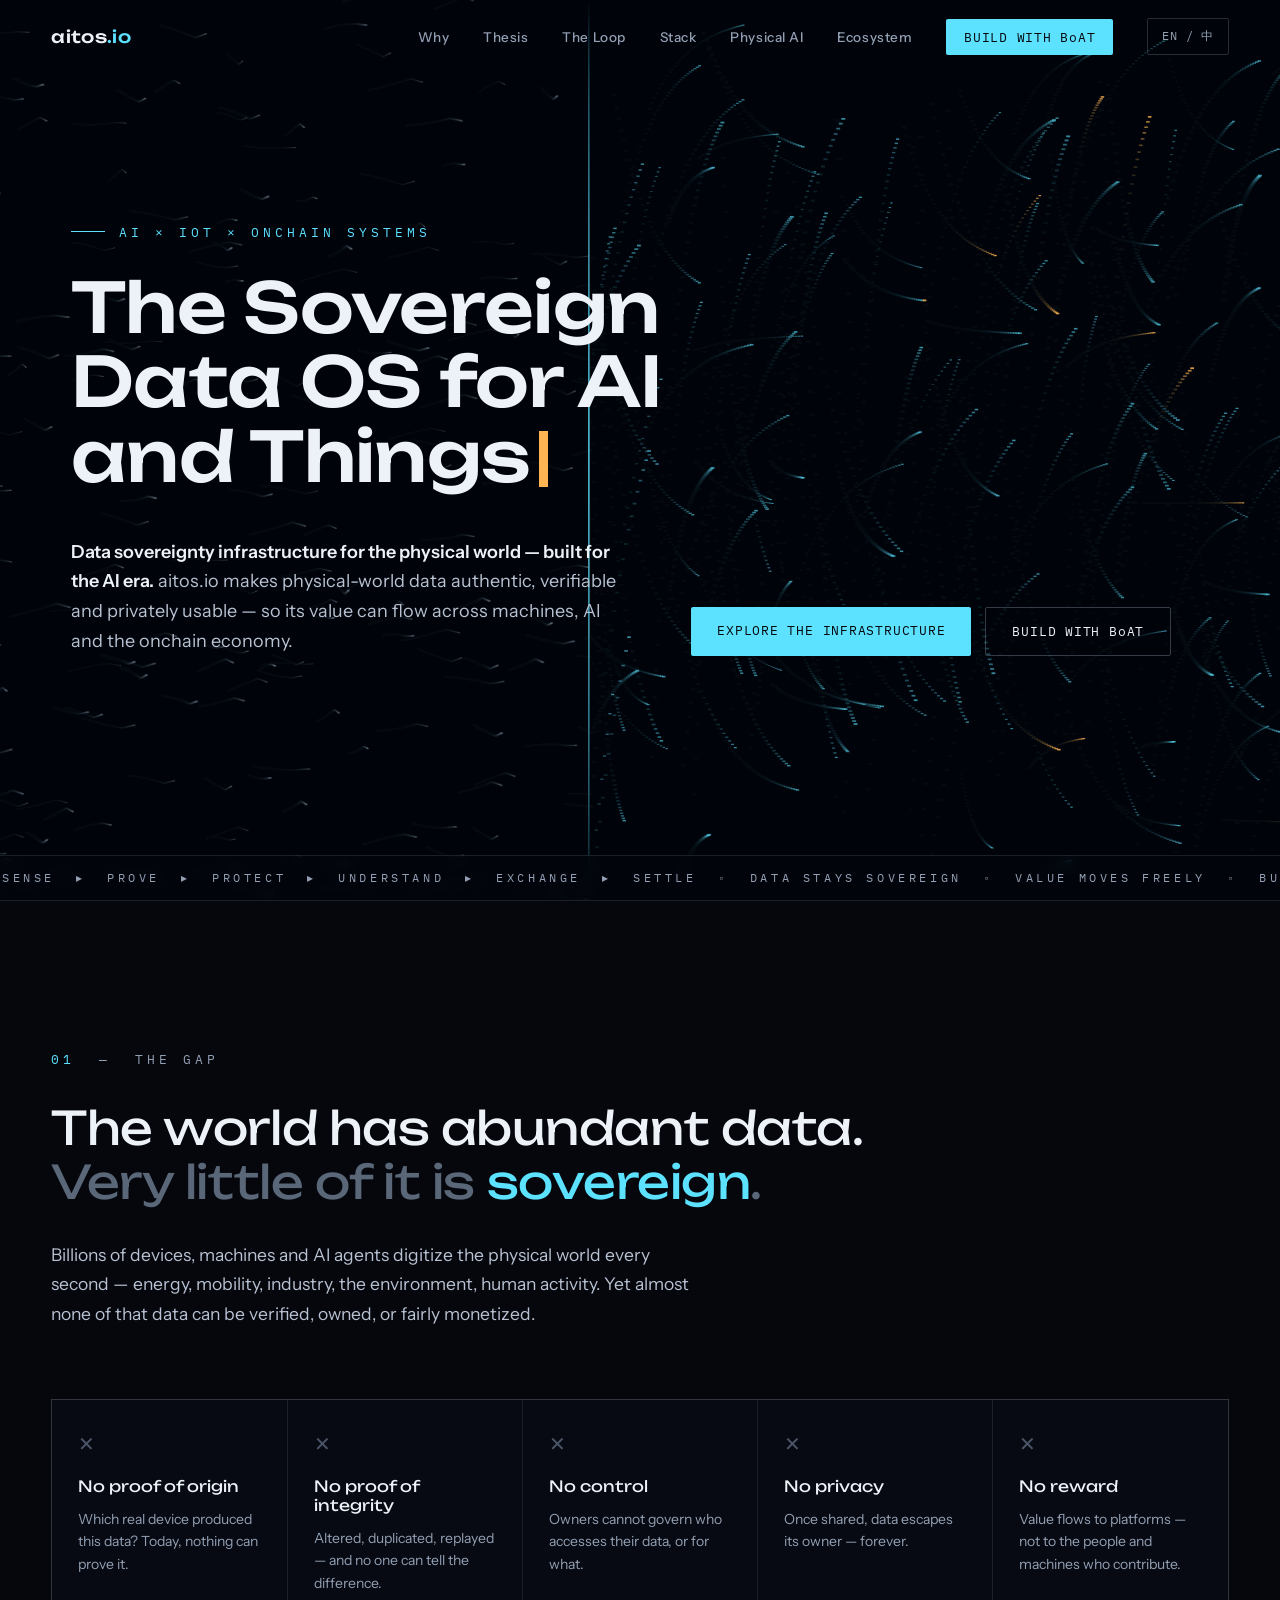
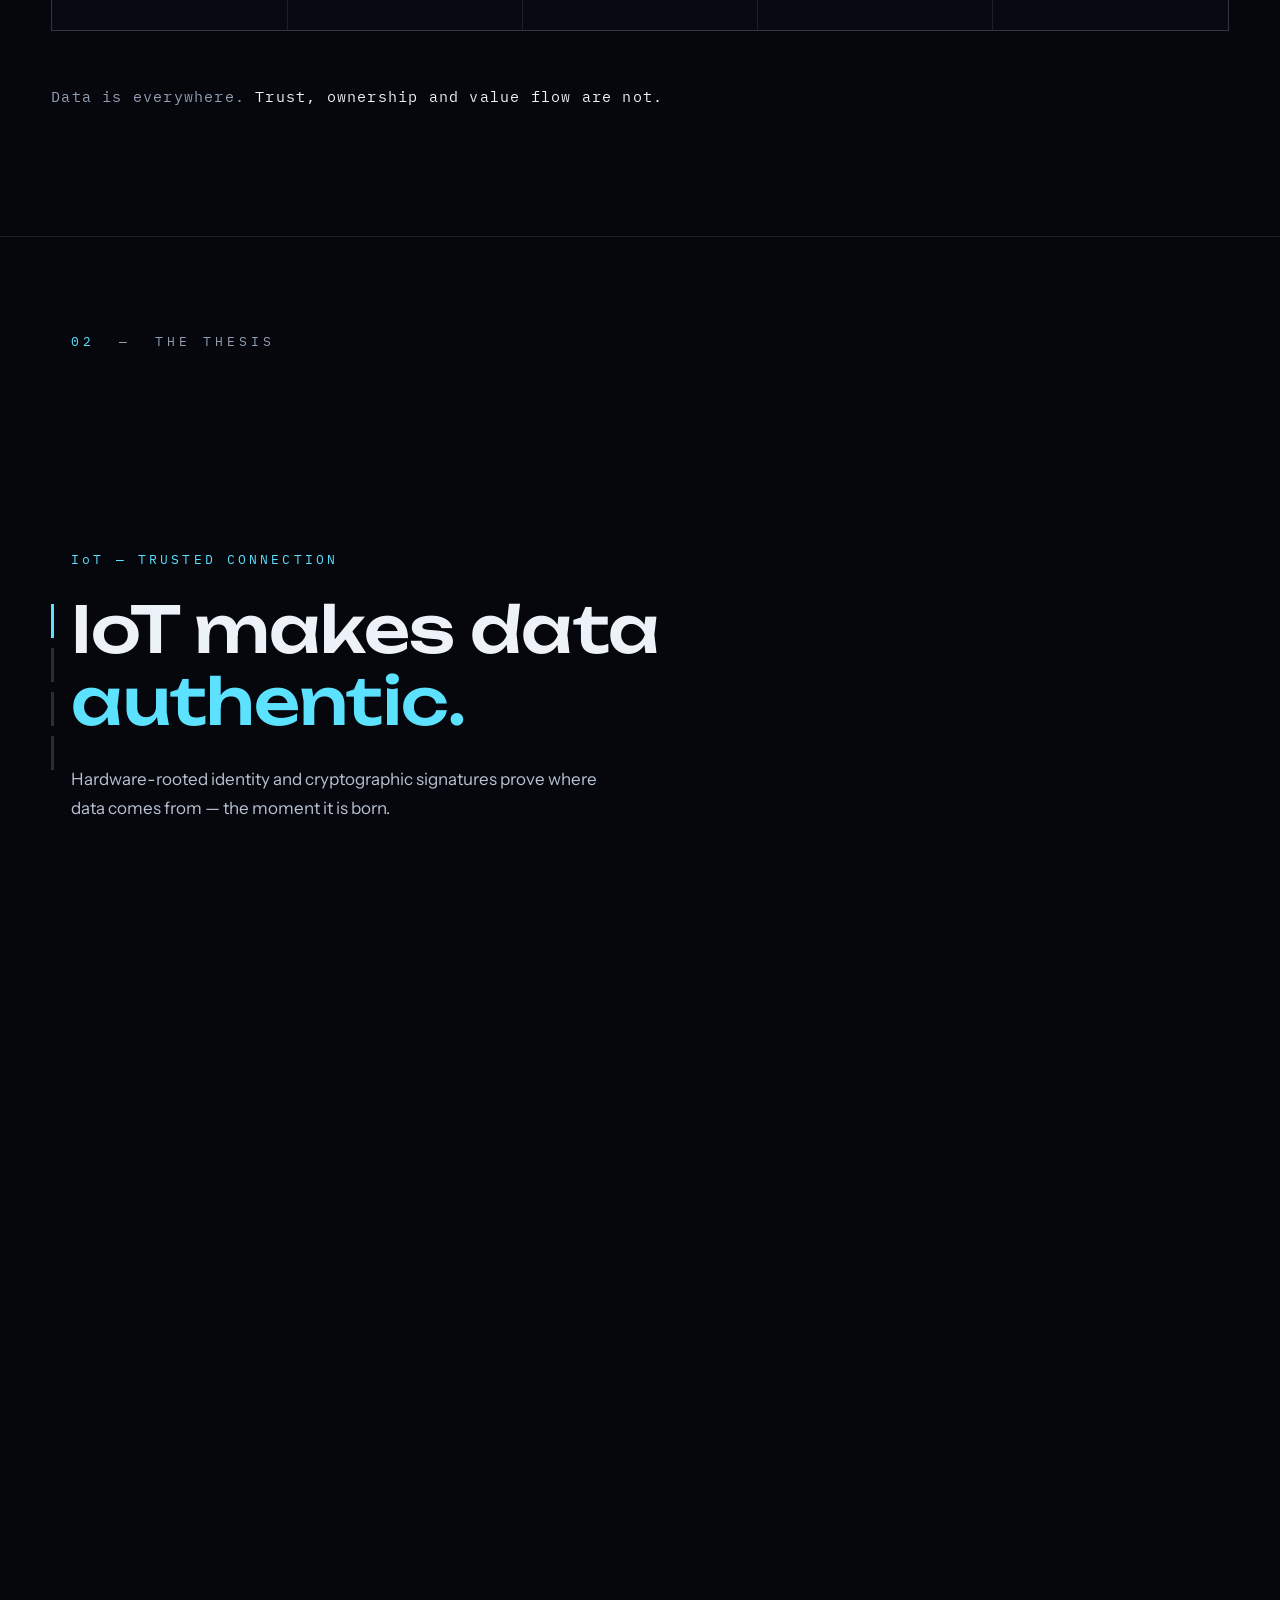
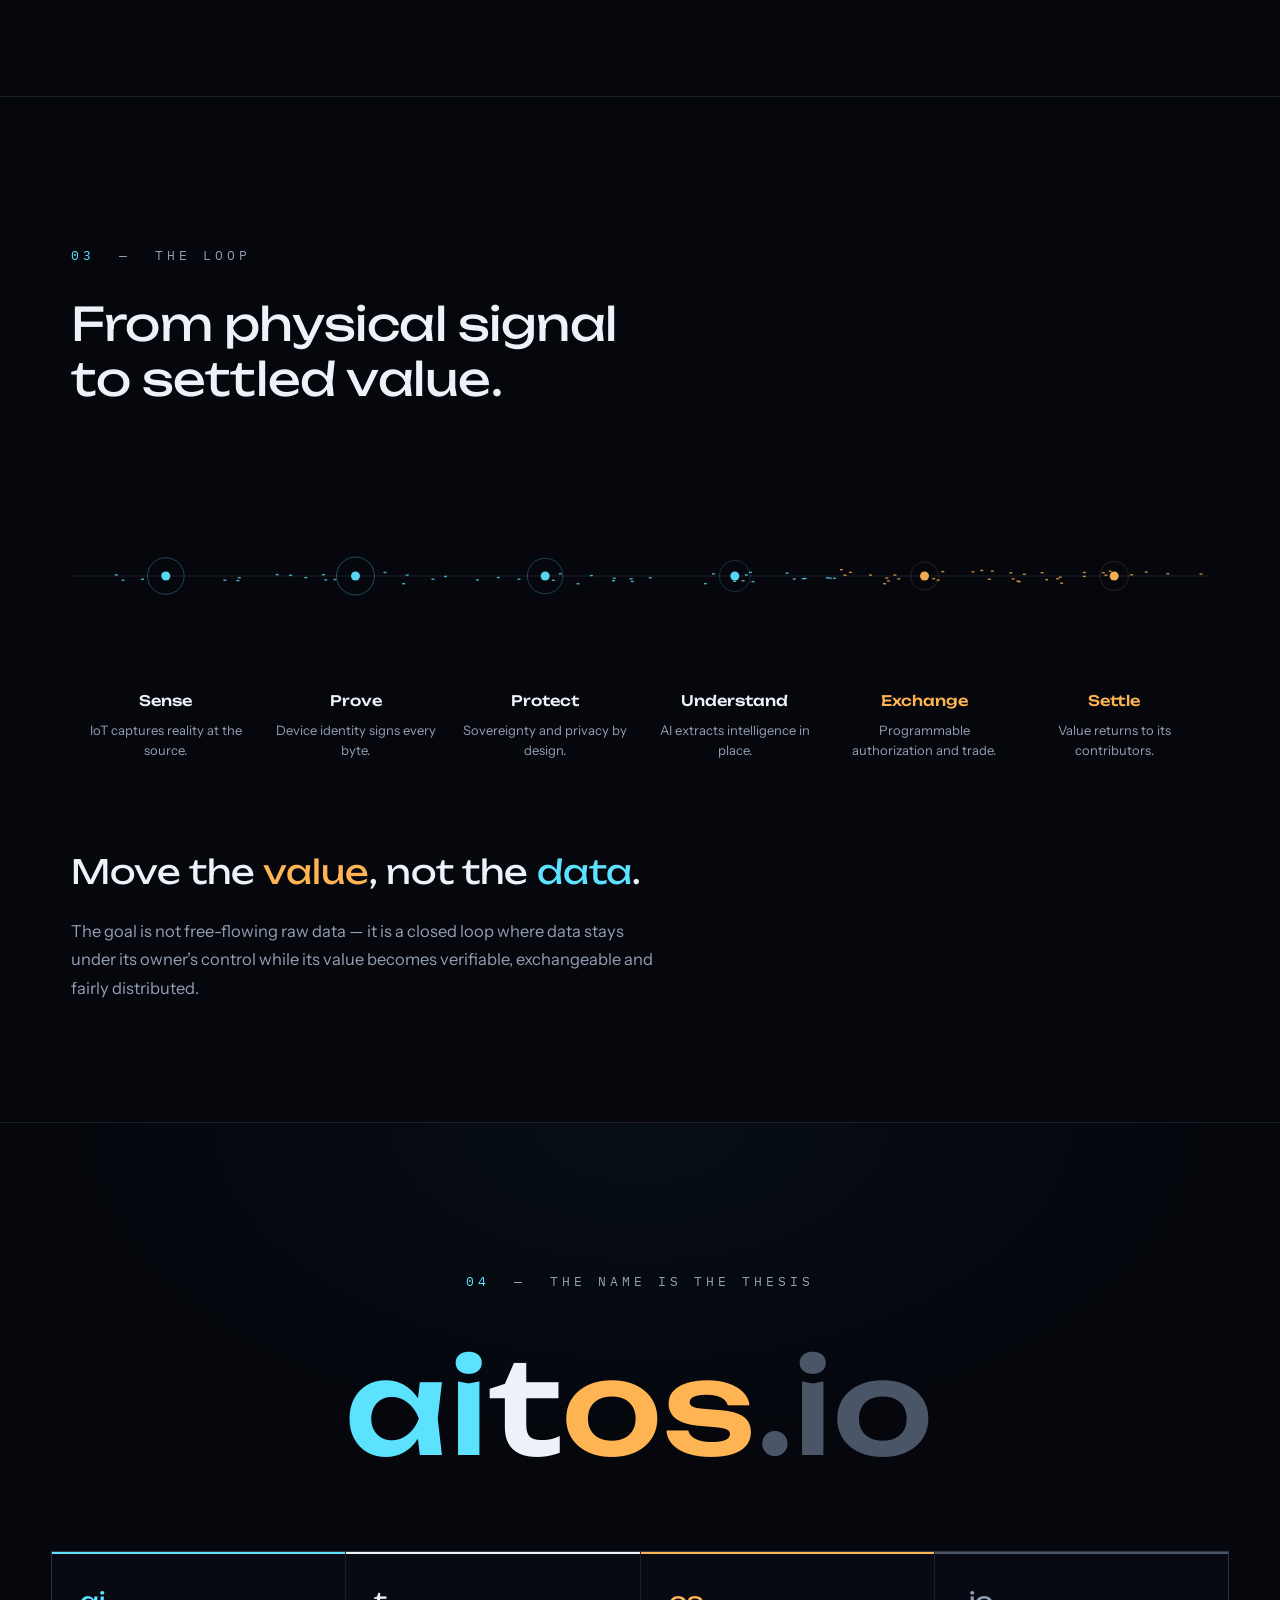
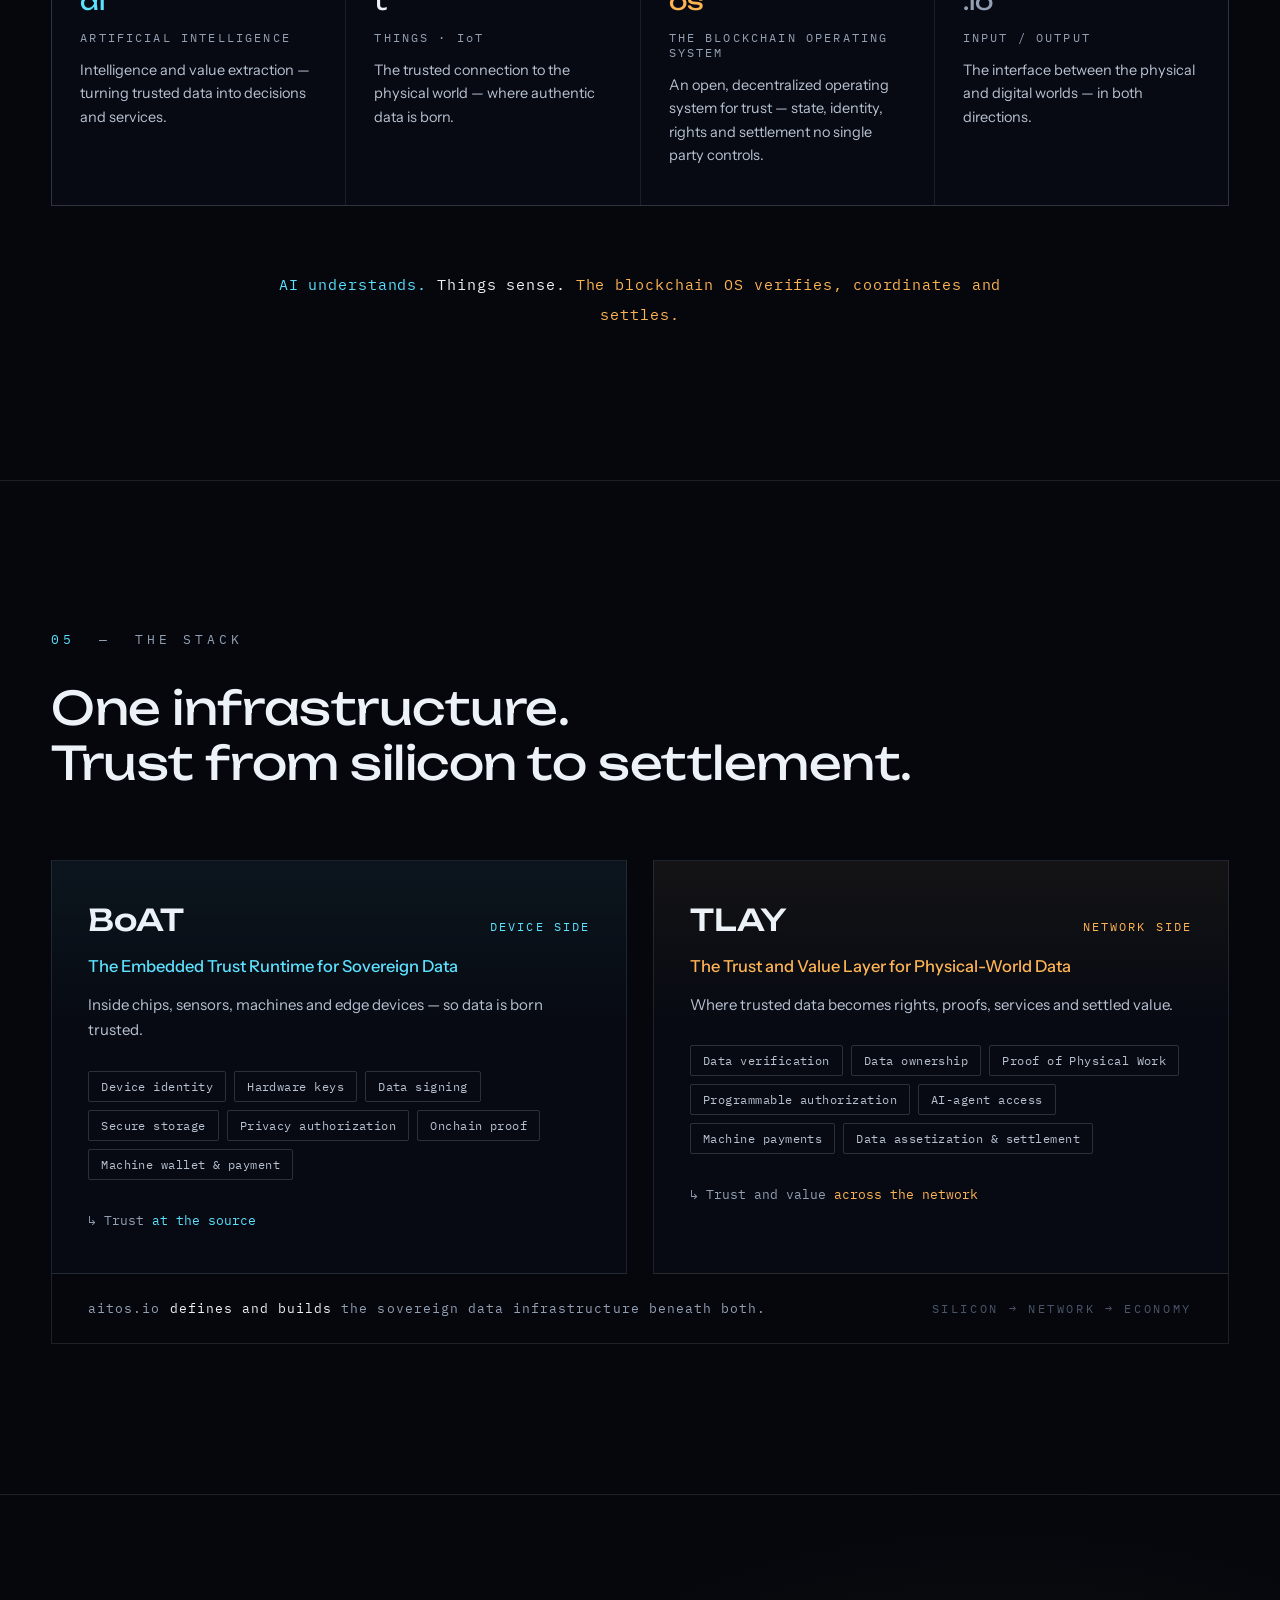
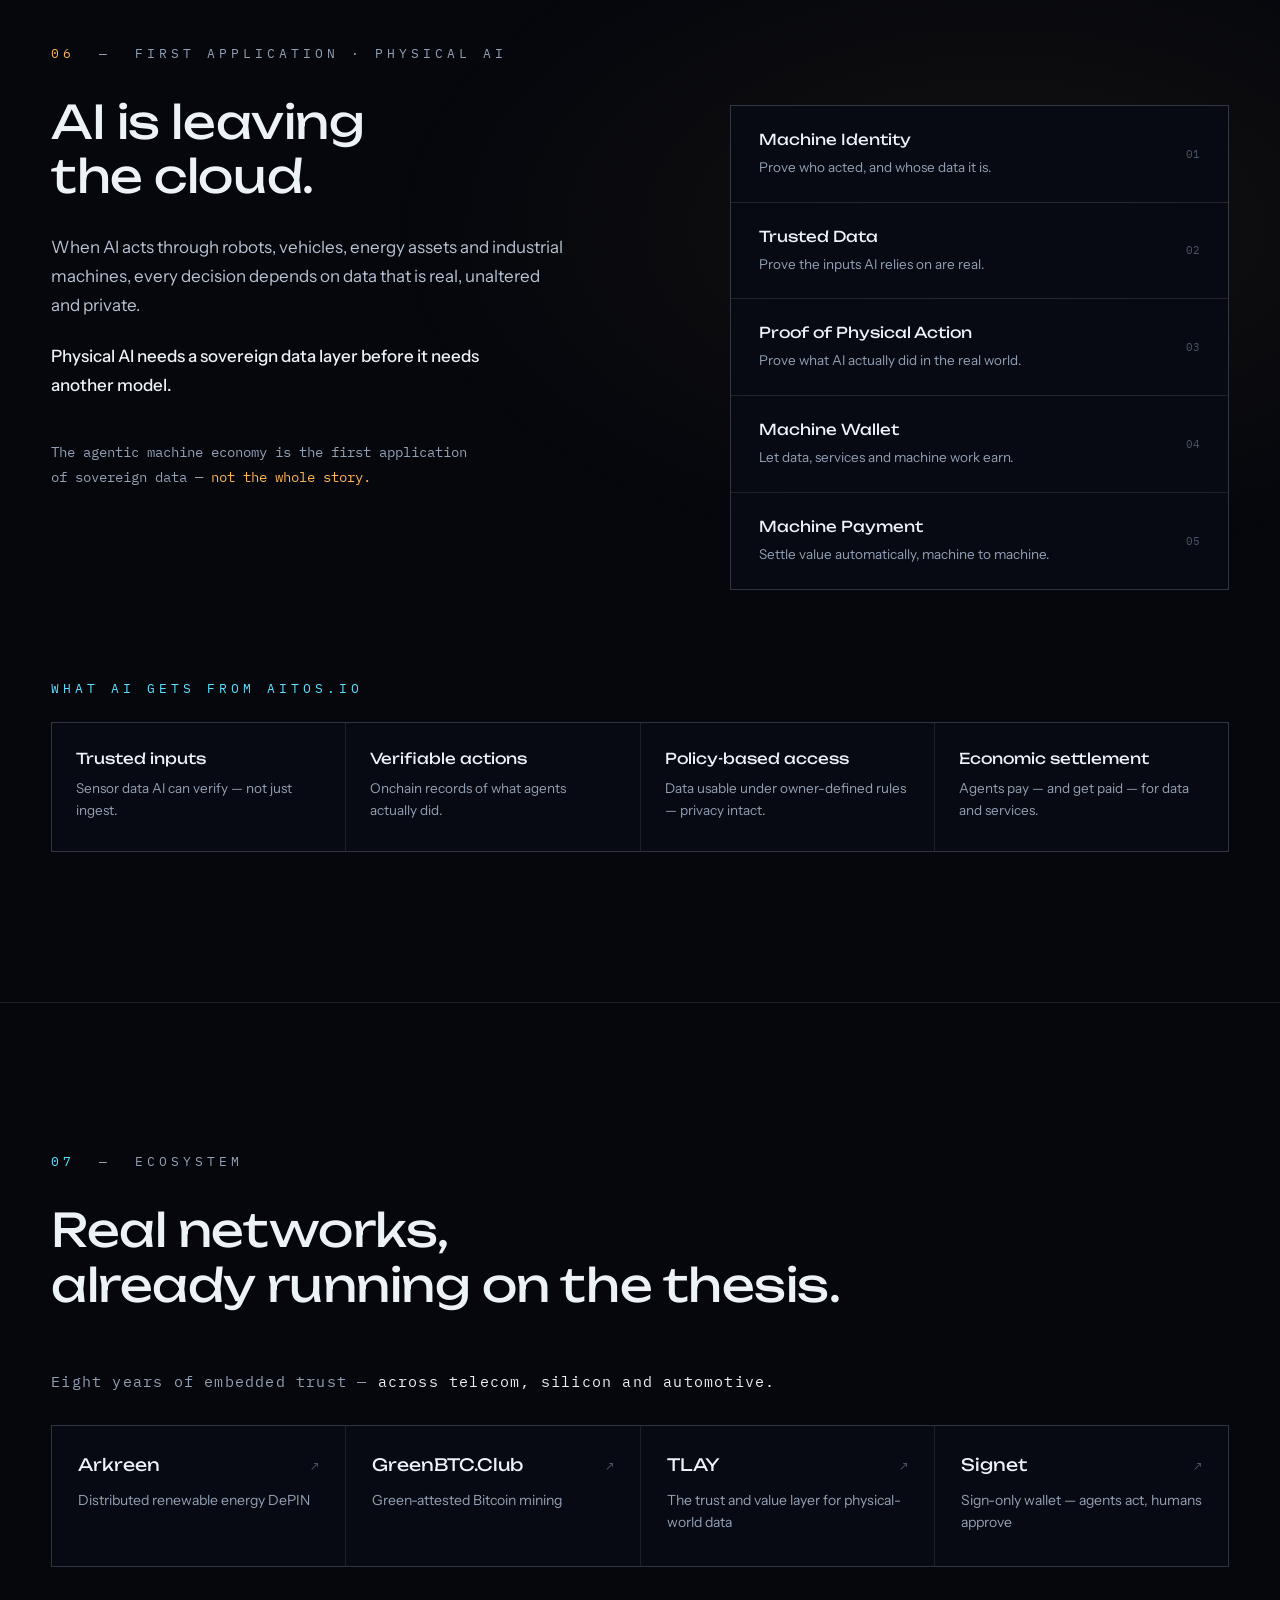
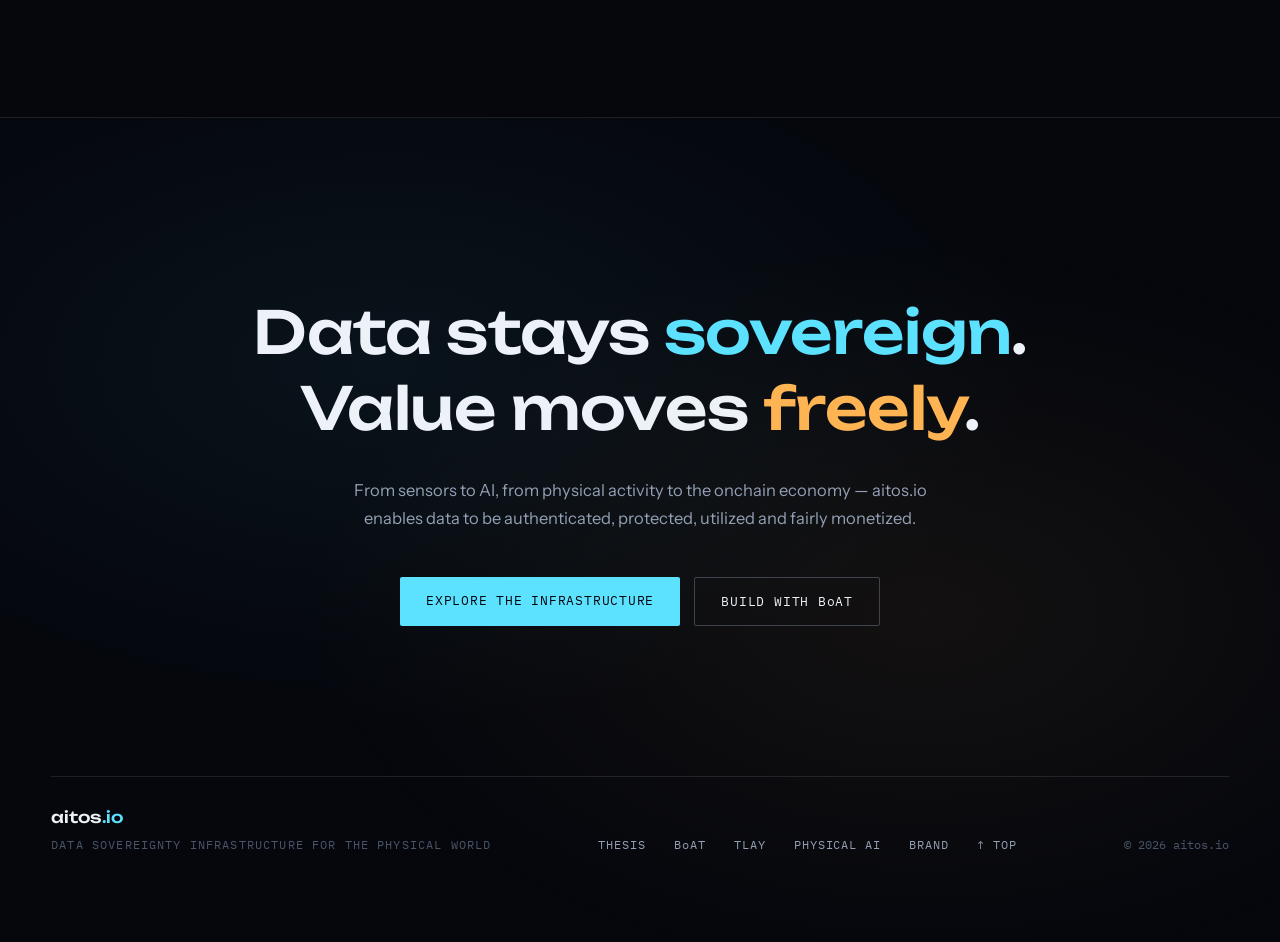
<file: index.html>
<!DOCTYPE html>
<html lang="en">
<head>
  <meta charset="UTF-8" />
  <meta name="viewport" content="width=device-width, initial-scale=1.0" />
  <title>aitos.io — The Sovereign Data OS for AI and Things</title>
  <meta name="description" content="aitos.io makes physical-world data authentic, verifiable and privately usable — so its value can flow across machines, AI and the onchain economy. Data stays sovereign. Value moves freely." />
  <meta name="author" content="aitos.io" />
  <meta name="keywords" content="Data Sovereignty, Sovereign Data, IoT, Blockchain, AI, Physical AI, DePIN, BoAT, TLAY, Machine Economy, Trusted Data, Onchain, aitos" />

  <meta property="og:title" content="aitos.io — The Sovereign Data OS for AI and Things" />
  <meta property="og:description" content="Data stays sovereign. Value moves freely." />
  <meta property="og:type" content="website" />
  <meta name="twitter:card" content="summary_large_image" />
  <meta name="twitter:site" content="@aitos_io" />

  <link rel="icon" type="image/png" sizes="32x32" href="brand/favicon-32.png" />
  <link rel="apple-touch-icon" sizes="180x180" href="brand/favicon-180.png" />

  <link rel="preconnect" href="https://fonts.googleapis.com" />
  <link rel="preconnect" href="https://fonts.gstatic.com" crossorigin />
  <link href="https://fonts.googleapis.com/css2?family=Unbounded:wght@300;400;500;600&family=Instrument+Sans:ital,wght@0,400;0,500;0,600;1,400&family=IBM+Plex+Mono:wght@400;500&display=swap" rel="stylesheet" />
  <link rel="stylesheet" href="styles.css?v=20260719" />
</head>
<body>

<!-- NAV -->
<nav class="nav" id="nav">
  <a href="#top" class="brand">aitos<span class="cy">.io</span></a>
  <div class="nav-right">
    <a href="#gap" class="nav-link" data-i18n="nav.why">Why</a>
    <a href="#thesis" class="nav-link" data-i18n="nav.thesis">Thesis</a>
    <a href="#loop" class="nav-link" data-i18n="nav.loop">The Loop</a>
    <a href="#stack" class="nav-link" data-i18n="nav.stack">Stack</a>
    <a href="#physical-ai" class="nav-link" data-i18n="nav.pai">Physical AI</a>
    <a href="#ecosystem" class="nav-link" data-i18n="nav.eco">Ecosystem</a>
    <a href="#contact" class="nav-cta" data-i18n="nav.cta">BUILD WITH BoAT</a>
    <button class="lang-toggle" id="langToggle" aria-label="Toggle language">EN / 中</button>
  </div>
</nav>

<!-- HERO -->
<header id="top" class="hero">
  <canvas class="hero-canvas" id="heroCanvas" aria-hidden="true"></canvas>
  <div class="hero-inner">
    <div class="eyebrow"><span class="eyebrow-rule"></span><span data-i18n="hero.eyebrow">AI × IoT × Onchain Systems</span></div>
    <h1 class="hero-title"><span data-i18n-html="hero.title">The Sovereign<br>Data OS for AI<br>and Things</span><span class="cursor" aria-hidden="true"></span></h1>
    <div class="hero-row">
      <p class="hero-sub" data-i18n-html="hero.sub"><strong>Data sovereignty infrastructure for the physical world — built for the AI era.</strong> aitos.io makes physical-world data authentic, verifiable and privately usable — so its value can flow across machines, AI and the onchain economy.</p>
      <div class="cta-row">
        <a href="#thesis" class="btn btn-solid" data-i18n="hero.cta1">EXPLORE THE INFRASTRUCTURE</a>
        <a href="#stack" class="btn btn-ghost" data-i18n="hero.cta2">BUILD WITH BoAT</a>
      </div>
    </div>
  </div>
  <div class="ticker" aria-hidden="true">
    <div class="ticker-track">
      <span>SENSE&nbsp;&nbsp;▸&nbsp;&nbsp;PROVE&nbsp;&nbsp;▸&nbsp;&nbsp;PROTECT&nbsp;&nbsp;▸&nbsp;&nbsp;UNDERSTAND&nbsp;&nbsp;▸&nbsp;&nbsp;EXCHANGE&nbsp;&nbsp;▸&nbsp;&nbsp;SETTLE&nbsp;&nbsp;◦&nbsp;&nbsp;DATA STAYS SOVEREIGN&nbsp;&nbsp;◦&nbsp;&nbsp;VALUE MOVES FREELY&nbsp;&nbsp;◦&nbsp;&nbsp;BUILT FOR AI AGENTS&nbsp;&nbsp;◦&nbsp;&nbsp;</span>
      <span>SENSE&nbsp;&nbsp;▸&nbsp;&nbsp;PROVE&nbsp;&nbsp;▸&nbsp;&nbsp;PROTECT&nbsp;&nbsp;▸&nbsp;&nbsp;UNDERSTAND&nbsp;&nbsp;▸&nbsp;&nbsp;EXCHANGE&nbsp;&nbsp;▸&nbsp;&nbsp;SETTLE&nbsp;&nbsp;◦&nbsp;&nbsp;DATA STAYS SOVEREIGN&nbsp;&nbsp;◦&nbsp;&nbsp;VALUE MOVES FREELY&nbsp;&nbsp;◦&nbsp;&nbsp;BUILT FOR AI AGENTS&nbsp;&nbsp;◦&nbsp;&nbsp;</span>
    </div>
  </div>
</header>

<!-- 01 THE GAP -->
<section id="gap" class="section">
  <div class="wrap">
    <div class="sec-eyebrow" data-reveal="0"><span class="cy">01</span>&nbsp;&nbsp;—&nbsp;&nbsp;<span data-i18n="gap.label">The Gap</span></div>
    <h2 class="sec-title" data-reveal="1" data-i18n-html="gap.title">The world has abundant data.<br><span class="mut">Very little of it is </span><span class="cy">sovereign</span><span class="mut">.</span></h2>
    <p class="sec-sub" data-reveal="2" data-i18n="gap.sub">Billions of devices, machines and AI agents digitize the physical world every second — energy, mobility, industry, the environment, human activity. Yet almost none of that data can be verified, owned, or fairly monetized.</p>
    <div class="hair-grid gap-grid">
      <div class="gap-card" data-reveal="3">
        <div class="x-glyph">✕</div>
        <div class="card-t" data-i18n="gap.1.t">No proof of origin</div>
        <p class="card-d" data-i18n="gap.1.d">Which real device produced this data? Today, nothing can prove it.</p>
      </div>
      <div class="gap-card" data-reveal="4">
        <div class="x-glyph">✕</div>
        <div class="card-t" data-i18n="gap.2.t">No proof of integrity</div>
        <p class="card-d" data-i18n="gap.2.d">Altered, duplicated, replayed — and no one can tell the difference.</p>
      </div>
      <div class="gap-card" data-reveal="5">
        <div class="x-glyph">✕</div>
        <div class="card-t" data-i18n="gap.3.t">No control</div>
        <p class="card-d" data-i18n="gap.3.d">Owners cannot govern who accesses their data, or for what.</p>
      </div>
      <div class="gap-card" data-reveal="6">
        <div class="x-glyph">✕</div>
        <div class="card-t" data-i18n="gap.4.t">No privacy</div>
        <p class="card-d" data-i18n="gap.4.d">Once shared, data escapes its owner — forever.</p>
      </div>
      <div class="gap-card" data-reveal="7">
        <div class="x-glyph">✕</div>
        <div class="card-t" data-i18n="gap.5.t">No reward</div>
        <p class="card-d" data-i18n="gap.5.d">Value flows to platforms — not to the people and machines who contribute.</p>
      </div>
    </div>
    <p class="kicker" data-reveal="8" data-i18n-html="gap.kicker">Data is everywhere. <span class="ink">Trust, ownership and value flow are not.</span></p>
  </div>
</section>

<!-- 02 THE THESIS (sticky scroll narrative) -->
<section id="thesis" class="thesis">
  <div class="thesis-sticky">
    <div class="thesis-head">
      <div class="sec-eyebrow"><span class="cy">02</span>&nbsp;&nbsp;—&nbsp;&nbsp;<span data-i18n="thesis.label">The Thesis</span></div>
    </div>
    <div class="ticks">
      <div class="tick" data-tick="0"></div>
      <div class="tick" data-tick="1"></div>
      <div class="tick" data-tick="2"></div>
      <div class="tick" data-tick="3"></div>
    </div>
    <div class="thesis-stage">
      <div class="thesis-item" data-thesis="0">
        <div class="th-eyebrow cy" data-i18n="thesis.1.e">IoT — TRUSTED CONNECTION</div>
        <div class="th-display" data-i18n-html="thesis.1.t">IoT makes data<br><span class="cy">authentic.</span></div>
        <p class="th-body" data-i18n="thesis.1.d">Hardware-rooted identity and cryptographic signatures prove where data comes from — the moment it is born.</p>
      </div>
      <div class="thesis-item" data-thesis="1">
        <div class="th-eyebrow cy" data-i18n="thesis.2.e">BLOCKCHAIN — THE OPEN OPERATING SYSTEM FOR TRUST</div>
        <div class="th-display" data-i18n-html="thesis.2.t">Blockchain makes data<br><span class="cy">verifiable.</span></div>
        <p class="th-body" data-i18n="thesis.2.d">Tamper-resistant provenance, ownership, authorization and settlement — a shared world computer no single party controls.</p>
      </div>
      <div class="thesis-item" data-thesis="2">
        <div class="th-eyebrow cy" data-i18n="thesis.3.e">AI — VALUE EXTRACTION</div>
        <div class="th-display" data-i18n-html="thesis.3.t">AI makes data<br><span class="cy">valuable.</span></div>
        <p class="th-body" data-i18n="thesis.3.d">Edge intelligence and privacy-preserving computation turn raw signals into decisions, services and economic value — without taking control away from the owner.</p>
      </div>
      <div class="thesis-item" data-thesis="3">
        <div class="th-eyebrow am" data-i18n="thesis.4.e">AITOS.IO — THE CLOSED LOOP</div>
        <div class="th-display th-display-sm" data-i18n-html="thesis.4.t">aitos.io makes that value <span class="am">flow</span> — while sovereignty stays with the owner.</div>
        <a href="thesis.html" class="thesis-more" data-i18n="thesis.more">READ THE FULL THESIS →</a>
      </div>
    </div>
  </div>
</section>

<!-- 03 THE LOOP -->
<section id="loop" class="section section-flush">
  <div class="wrap">
    <div class="sec-eyebrow" data-reveal="0"><span class="cy">03</span>&nbsp;&nbsp;—&nbsp;&nbsp;<span data-i18n="loop.label">The Loop</span></div>
    <h2 class="sec-title" data-reveal="1" data-i18n-html="loop.title">From physical signal<br>to settled value.</h2>
  </div>
  <div class="loop-visual" data-reveal="2">
    <div class="wrap">
      <canvas class="loop-canvas" id="loopCanvas" aria-hidden="true"></canvas>
    </div>
    <div class="wrap">
      <div class="loop-grid">
        <div class="loop-step">
          <div class="loop-step-t" data-i18n="loop.1.t">Sense</div>
          <p class="loop-step-d" data-i18n="loop.1.d">IoT captures reality at the source.</p>
        </div>
        <div class="loop-step">
          <div class="loop-step-t" data-i18n="loop.2.t">Prove</div>
          <p class="loop-step-d" data-i18n="loop.2.d">Device identity signs every byte.</p>
        </div>
        <div class="loop-step">
          <div class="loop-step-t" data-i18n="loop.3.t">Protect</div>
          <p class="loop-step-d" data-i18n="loop.3.d">Sovereignty and privacy by design.</p>
        </div>
        <div class="loop-step">
          <div class="loop-step-t" data-i18n="loop.4.t">Understand</div>
          <p class="loop-step-d" data-i18n="loop.4.d">AI extracts intelligence in place.</p>
        </div>
        <div class="loop-step">
          <div class="loop-step-t am" data-i18n="loop.5.t">Exchange</div>
          <p class="loop-step-d" data-i18n="loop.5.d">Programmable authorization and trade.</p>
        </div>
        <div class="loop-step">
          <div class="loop-step-t am" data-i18n="loop.6.t">Settle</div>
          <p class="loop-step-d" data-i18n="loop.6.d">Value returns to its contributors.</p>
        </div>
      </div>
    </div>
  </div>
  <div class="wrap loop-closing">
    <p class="loop-close" data-reveal="3" data-i18n-html="loop.close">Move the <span class="am">value</span>, not the <span class="cy">data</span>.</p>
    <p class="loop-exp" data-reveal="4" data-i18n="loop.exp">The goal is not free-flowing raw data — it is a closed loop where data stays under its owner’s control while its value becomes verifiable, exchangeable and fairly distributed.</p>
  </div>
</section>

<!-- 04 THE NAME -->
<section id="name" class="section section-name">
  <div class="wrap">
    <div class="sec-eyebrow center" data-reveal="0"><span class="cy">04</span>&nbsp;&nbsp;—&nbsp;&nbsp;<span data-i18n="name.label">The name is the thesis</span></div>
    <div class="name-word" data-reveal="1"><span class="seg seg-ai">ai</span><span class="seg seg-t">t</span><span class="seg seg-os">os</span><span class="seg seg-io">.io</span></div>
    <div class="hair-grid name-grid">
      <div class="name-card nc-ai" data-reveal="2">
        <div class="name-glyph cy">ai</div>
        <div class="name-label" data-i18n="name.ai.l">ARTIFICIAL INTELLIGENCE</div>
        <p class="name-d" data-i18n="name.ai.d">Intelligence and value extraction — turning trusted data into decisions and services.</p>
      </div>
      <div class="name-card nc-t" data-reveal="3">
        <div class="name-glyph ink">t</div>
        <div class="name-label" data-i18n="name.t.l">THINGS · IoT</div>
        <p class="name-d" data-i18n="name.t.d">The trusted connection to the physical world — where authentic data is born.</p>
      </div>
      <div class="name-card nc-os" data-reveal="4">
        <div class="name-glyph am">os</div>
        <div class="name-label" data-i18n="name.os.l">THE BLOCKCHAIN OPERATING SYSTEM</div>
        <p class="name-d" data-i18n="name.os.d">An open, decentralized operating system for trust — state, identity, rights and settlement no single party controls.</p>
      </div>
      <div class="name-card nc-io" data-reveal="5">
        <div class="name-glyph dim">.io</div>
        <div class="name-label" data-i18n="name.io.l">INPUT / OUTPUT</div>
        <p class="name-d" data-i18n="name.io.d">The interface between the physical and digital worlds — in both directions.</p>
      </div>
    </div>
    <p class="name-kicker" data-reveal="6" data-i18n-html="name.kicker"><span class="cy">AI understands.</span> <span class="ink">Things sense.</span> <span class="am">The blockchain OS verifies, coordinates and settles.</span></p>
  </div>
</section>

<!-- 05 THE STACK -->
<section id="stack" class="section">
  <div class="wrap">
    <div class="sec-eyebrow" data-reveal="0"><span class="cy">05</span>&nbsp;&nbsp;—&nbsp;&nbsp;<span data-i18n="stack.label">The Stack</span></div>
    <h2 class="sec-title" data-reveal="1" data-i18n-html="stack.title">One infrastructure.<br>Trust from silicon to settlement.</h2>
    <div class="stack-grid">
      <div class="product-card pc-boat" data-reveal="2">
        <div class="prod-head">
          <div class="prod-name">BoAT</div>
          <div class="prod-tag cy" data-i18n="stack.boat.tag">DEVICE SIDE</div>
        </div>
        <p class="prod-tagline cy" data-i18n="stack.boat.tl">The Embedded Trust Runtime for Sovereign Data</p>
        <p class="prod-body" data-i18n="stack.boat.d">Inside chips, sensors, machines and edge devices — so data is born trusted.</p>
        <div class="chips">
          <span class="chip" data-i18n="stack.boat.c1">Device identity</span>
          <span class="chip" data-i18n="stack.boat.c2">Hardware keys</span>
          <span class="chip" data-i18n="stack.boat.c3">Data signing</span>
          <span class="chip" data-i18n="stack.boat.c4">Secure storage</span>
          <span class="chip" data-i18n="stack.boat.c5">Privacy authorization</span>
          <span class="chip" data-i18n="stack.boat.c6">Onchain proof</span>
          <span class="chip" data-i18n="stack.boat.c7">Machine wallet &amp; payment</span>
        </div>
        <p class="prod-foot" data-i18n-html="stack.boat.f">↳ Trust <span class="cy">at the source</span></p>
      </div>
      <div class="product-card pc-tlay" data-reveal="3">
        <div class="prod-head">
          <div class="prod-name">TLAY</div>
          <div class="prod-tag am" data-i18n="stack.tlay.tag">NETWORK SIDE</div>
        </div>
        <p class="prod-tagline am" data-i18n="stack.tlay.tl">The Trust and Value Layer for Physical-World Data</p>
        <p class="prod-body" data-i18n="stack.tlay.d">Where trusted data becomes rights, proofs, services and settled value.</p>
        <div class="chips">
          <span class="chip" data-i18n="stack.tlay.c1">Data verification</span>
          <span class="chip" data-i18n="stack.tlay.c2">Data ownership</span>
          <span class="chip" data-i18n="stack.tlay.c3">Proof of Physical Work</span>
          <span class="chip" data-i18n="stack.tlay.c4">Programmable authorization</span>
          <span class="chip" data-i18n="stack.tlay.c5">AI-agent access</span>
          <span class="chip" data-i18n="stack.tlay.c6">Machine payments</span>
          <span class="chip" data-i18n="stack.tlay.c7">Data assetization &amp; settlement</span>
        </div>
        <p class="prod-foot" data-i18n-html="stack.tlay.f">↳ Trust and value <span class="am">across the network</span></p>
      </div>
    </div>
    <div class="stack-bar" data-reveal="4">
      <span class="stack-bar-l" data-i18n-html="stack.bar">aitos.io <span class="ink">defines and builds</span> the sovereign data infrastructure beneath both.</span>
      <span class="stack-bar-r" data-i18n="stack.chain">SILICON → NETWORK → ECONOMY</span>
    </div>
  </div>
</section>

<!-- 06 PHYSICAL AI -->
<section id="physical-ai" class="section section-pai">
  <div class="wrap pai-grid">
    <div>
      <div class="sec-eyebrow" data-reveal="0"><span class="am">06</span>&nbsp;&nbsp;—&nbsp;&nbsp;<span data-i18n="pai.label">First Application · Physical AI</span></div>
      <h2 class="sec-title" data-reveal="1" data-i18n-html="pai.title">AI is leaving<br>the cloud.</h2>
      <p class="pai-body" data-reveal="2" data-i18n="pai.d1">When AI acts through robots, vehicles, energy assets and industrial machines, every decision depends on data that is real, unaltered and private.</p>
      <p class="pai-bold" data-reveal="3" data-i18n="pai.d2">Physical AI needs a sovereign data layer before it needs another model.</p>
      <p class="pai-kicker" data-reveal="4" data-i18n-html="pai.kicker">The agentic machine economy is the first application<br>of sovereign data — <span class="am">not the whole story.</span></p>
    </div>
    <div class="pai-rows">
      <div class="pai-row" data-reveal="2">
        <div>
          <div class="pai-row-t" data-i18n="pai.1.t">Machine Identity</div>
          <p class="pai-row-d" data-i18n="pai.1.d">Prove who acted, and whose data it is.</p>
        </div>
        <span class="pai-idx">01</span>
      </div>
      <div class="pai-row" data-reveal="3">
        <div>
          <div class="pai-row-t" data-i18n="pai.2.t">Trusted Data</div>
          <p class="pai-row-d" data-i18n="pai.2.d">Prove the inputs AI relies on are real.</p>
        </div>
        <span class="pai-idx">02</span>
      </div>
      <div class="pai-row" data-reveal="4">
        <div>
          <div class="pai-row-t" data-i18n="pai.3.t">Proof of Physical Action</div>
          <p class="pai-row-d" data-i18n="pai.3.d">Prove what AI actually did in the real world.</p>
        </div>
        <span class="pai-idx">03</span>
      </div>
      <div class="pai-row" data-reveal="5">
        <div>
          <div class="pai-row-t" data-i18n="pai.4.t">Machine Wallet</div>
          <p class="pai-row-d" data-i18n="pai.4.d">Let data, services and machine work earn.</p>
        </div>
        <span class="pai-idx">04</span>
      </div>
      <div class="pai-row" data-reveal="6">
        <div>
          <div class="pai-row-t" data-i18n="pai.5.t">Machine Payment</div>
          <p class="pai-row-d" data-i18n="pai.5.d">Settle value automatically, machine to machine.</p>
        </div>
        <span class="pai-idx">05</span>
      </div>
    </div>
  </div>
  <div class="wrap pai-ai-band" data-reveal="5">
    <div class="pai-ai-head" data-i18n="pai.ai.t">WHAT AI GETS FROM AITOS.IO</div>
    <div class="hair-grid pai-ai-grid">
      <div class="pai-ai-cell">
        <div class="pai-ai-name" data-i18n="pai.ai.1.t">Trusted inputs</div>
        <p class="pai-ai-d" data-i18n="pai.ai.1.d">Sensor data AI can verify — not just ingest.</p>
      </div>
      <div class="pai-ai-cell">
        <div class="pai-ai-name" data-i18n="pai.ai.2.t">Verifiable actions</div>
        <p class="pai-ai-d" data-i18n="pai.ai.2.d">Onchain records of what agents actually did.</p>
      </div>
      <div class="pai-ai-cell">
        <div class="pai-ai-name" data-i18n="pai.ai.3.t">Policy-based access</div>
        <p class="pai-ai-d" data-i18n="pai.ai.3.d">Data usable under owner-defined rules — privacy intact.</p>
      </div>
      <div class="pai-ai-cell">
        <div class="pai-ai-name" data-i18n="pai.ai.4.t">Economic settlement</div>
        <p class="pai-ai-d" data-i18n="pai.ai.4.d">Agents pay — and get paid — for data and services.</p>
      </div>
    </div>
  </div>
</section>

<!-- 07 ECOSYSTEM -->
<section id="ecosystem" class="section">
  <div class="wrap">
    <div class="sec-eyebrow" data-reveal="0"><span class="cy">07</span>&nbsp;&nbsp;—&nbsp;&nbsp;<span data-i18n="eco.label">Ecosystem</span></div>
    <h2 class="sec-title" data-reveal="1" data-i18n-html="eco.title">Real networks,<br>already running on the thesis.</h2>
    <p class="kicker" data-reveal="2" data-i18n-html="eco.sub">Eight years of embedded trust — <span class="ink">across telecom, silicon and automotive.</span></p>
    <div class="hair-grid eco-grid">
      <a class="eco-card" data-reveal="4" href="https://www.arkreen.com" target="_blank" rel="noopener">
        <div class="eco-head">
          <div class="eco-name">Arkreen</div>
          <span class="eco-arrow">↗</span>
        </div>
        <p class="eco-d" data-i18n="eco.1.d">Distributed renewable energy DePIN</p>
      </a>
      <a class="eco-card" data-reveal="5" href="https://www.greenbtc.club" target="_blank" rel="noopener">
        <div class="eco-head">
          <div class="eco-name">GreenBTC.Club</div>
          <span class="eco-arrow">↗</span>
        </div>
        <p class="eco-d" data-i18n="eco.2.d">Green-attested Bitcoin mining</p>
      </a>
      <a class="eco-card" data-reveal="6" href="https://www.tlay.io" target="_blank" rel="noopener">
        <div class="eco-head">
          <div class="eco-name">TLAY</div>
          <span class="eco-arrow">↗</span>
        </div>
        <p class="eco-d" data-i18n="eco.3.d">The trust and value layer for physical-world data</p>
      </a>
      <a class="eco-card" data-reveal="7" href="https://signet.aitos.io" target="_blank" rel="noopener">
        <div class="eco-head">
          <div class="eco-name">Signet</div>
          <span class="eco-arrow">↗</span>
        </div>
        <p class="eco-d" data-i18n="eco.4.d">Sign-only wallet — agents act, humans approve</p>
      </a>
    </div>
  </div>
</section>

<!-- CLOSING MANIFESTO + FOOTER -->
<section id="contact" class="section section-contact">
  <div class="wrap">
    <div class="manifesto">
      <div class="manifesto-line" data-reveal="0" data-i18n-html="cta.m1">Data stays <span class="cy">sovereign</span>.</div>
      <div class="manifesto-line" data-reveal="1" data-i18n-html="cta.m2">Value moves <span class="am">freely</span>.</div>
      <p class="manifesto-sub" data-reveal="2" data-i18n="cta.d">From sensors to AI, from physical activity to the onchain economy — aitos.io enables data to be authenticated, protected, utilized and fairly monetized.</p>
      <div class="cta-row center" data-reveal="3">
        <a href="#thesis" class="btn btn-solid" data-i18n="hero.cta1">EXPLORE THE INFRASTRUCTURE</a>
        <a href="#stack" class="btn btn-ghost" data-i18n="hero.cta2">BUILD WITH BoAT</a>
      </div>
    </div>
    <div class="footer-bar">
      <div>
        <div class="foot-brand">aitos<span class="cy">.io</span></div>
        <p class="foot-tagline" data-i18n="foot.tagline">DATA SOVEREIGNTY INFRASTRUCTURE FOR THE PHYSICAL WORLD</p>
      </div>
      <div class="foot-links">
        <a href="thesis.html" data-i18n="foot.thesis">THESIS</a>
        <a href="#stack">BoAT</a>
        <a href="#stack">TLAY</a>
        <a href="#physical-ai">PHYSICAL AI</a>
        <a href="brand.html" data-i18n="foot.brand">BRAND</a>
        <a href="#top" data-i18n="foot.top">↑ TOP</a>
      </div>
      <p class="foot-copy">© <span id="year">2026</span> aitos.io</p>
    </div>
  </div>
</section>

<script src="app.js?v=20260719"></script>
</body>
</html>
</file>
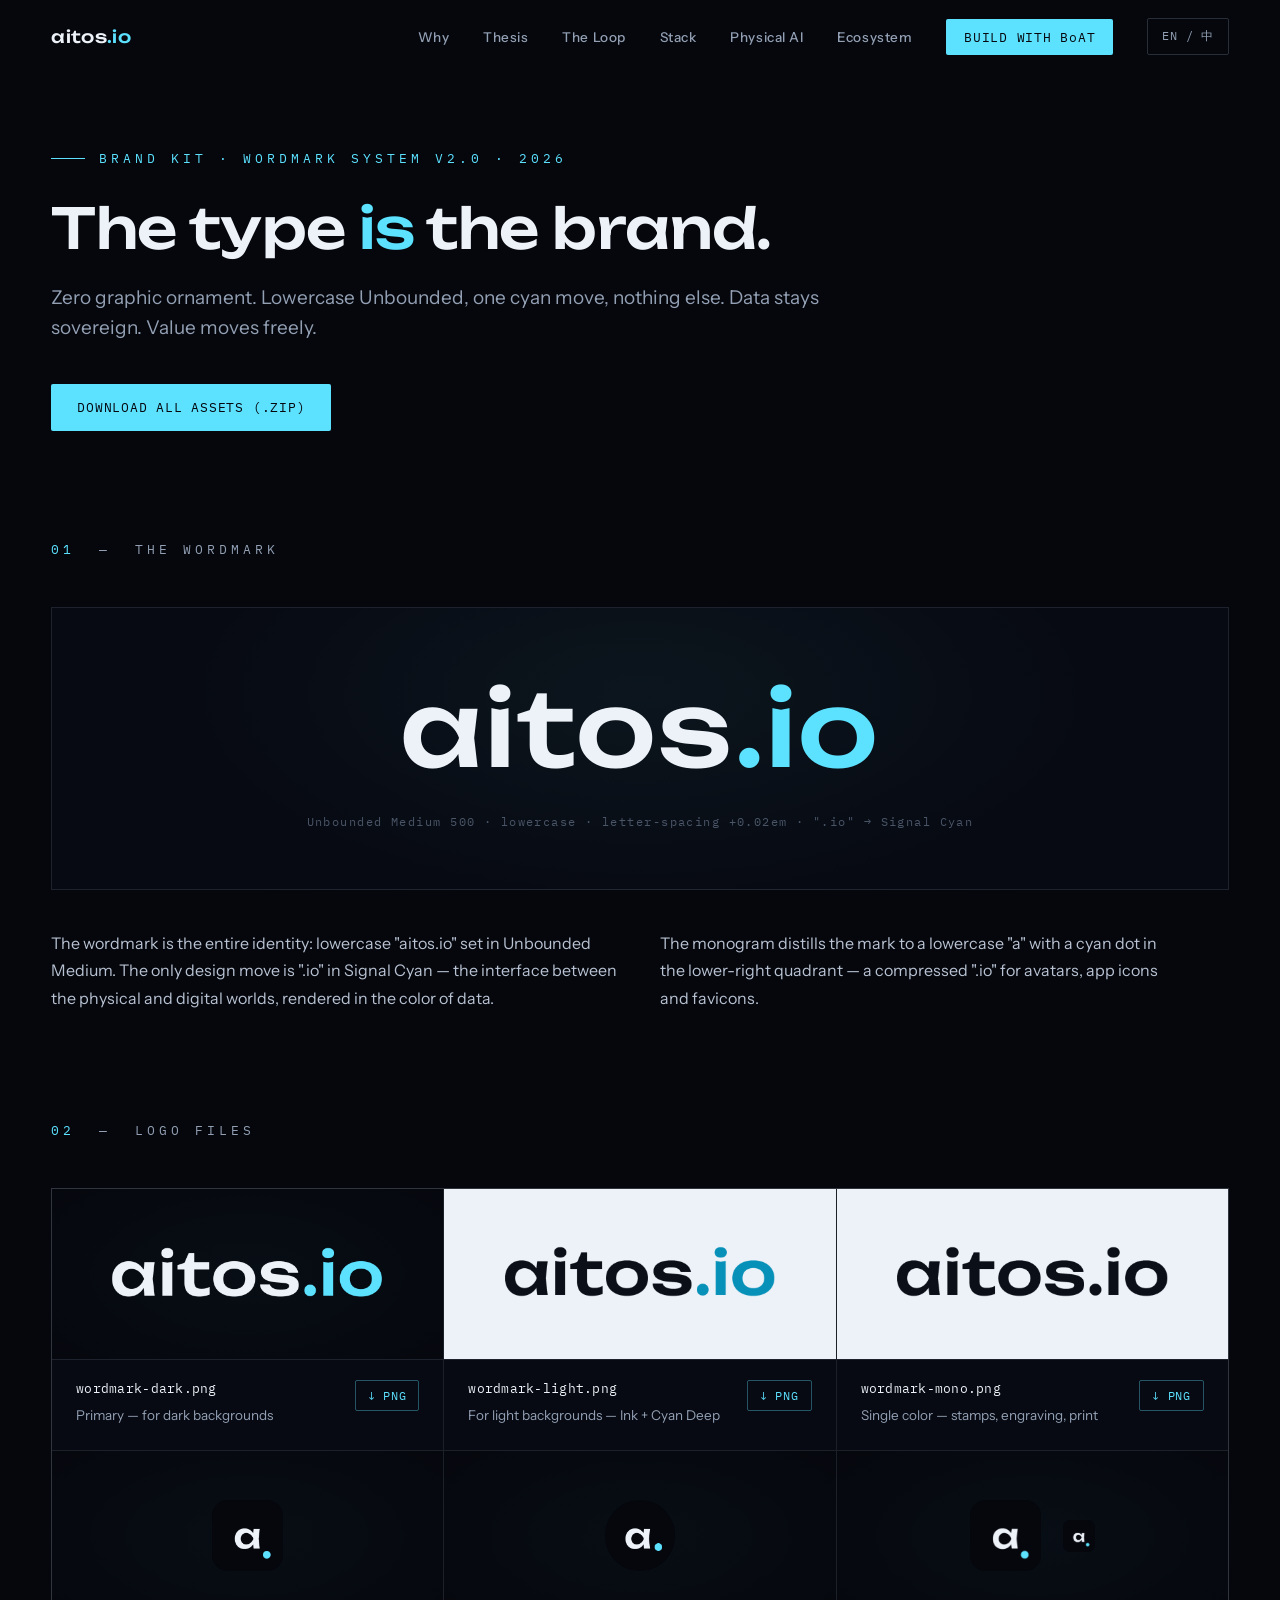
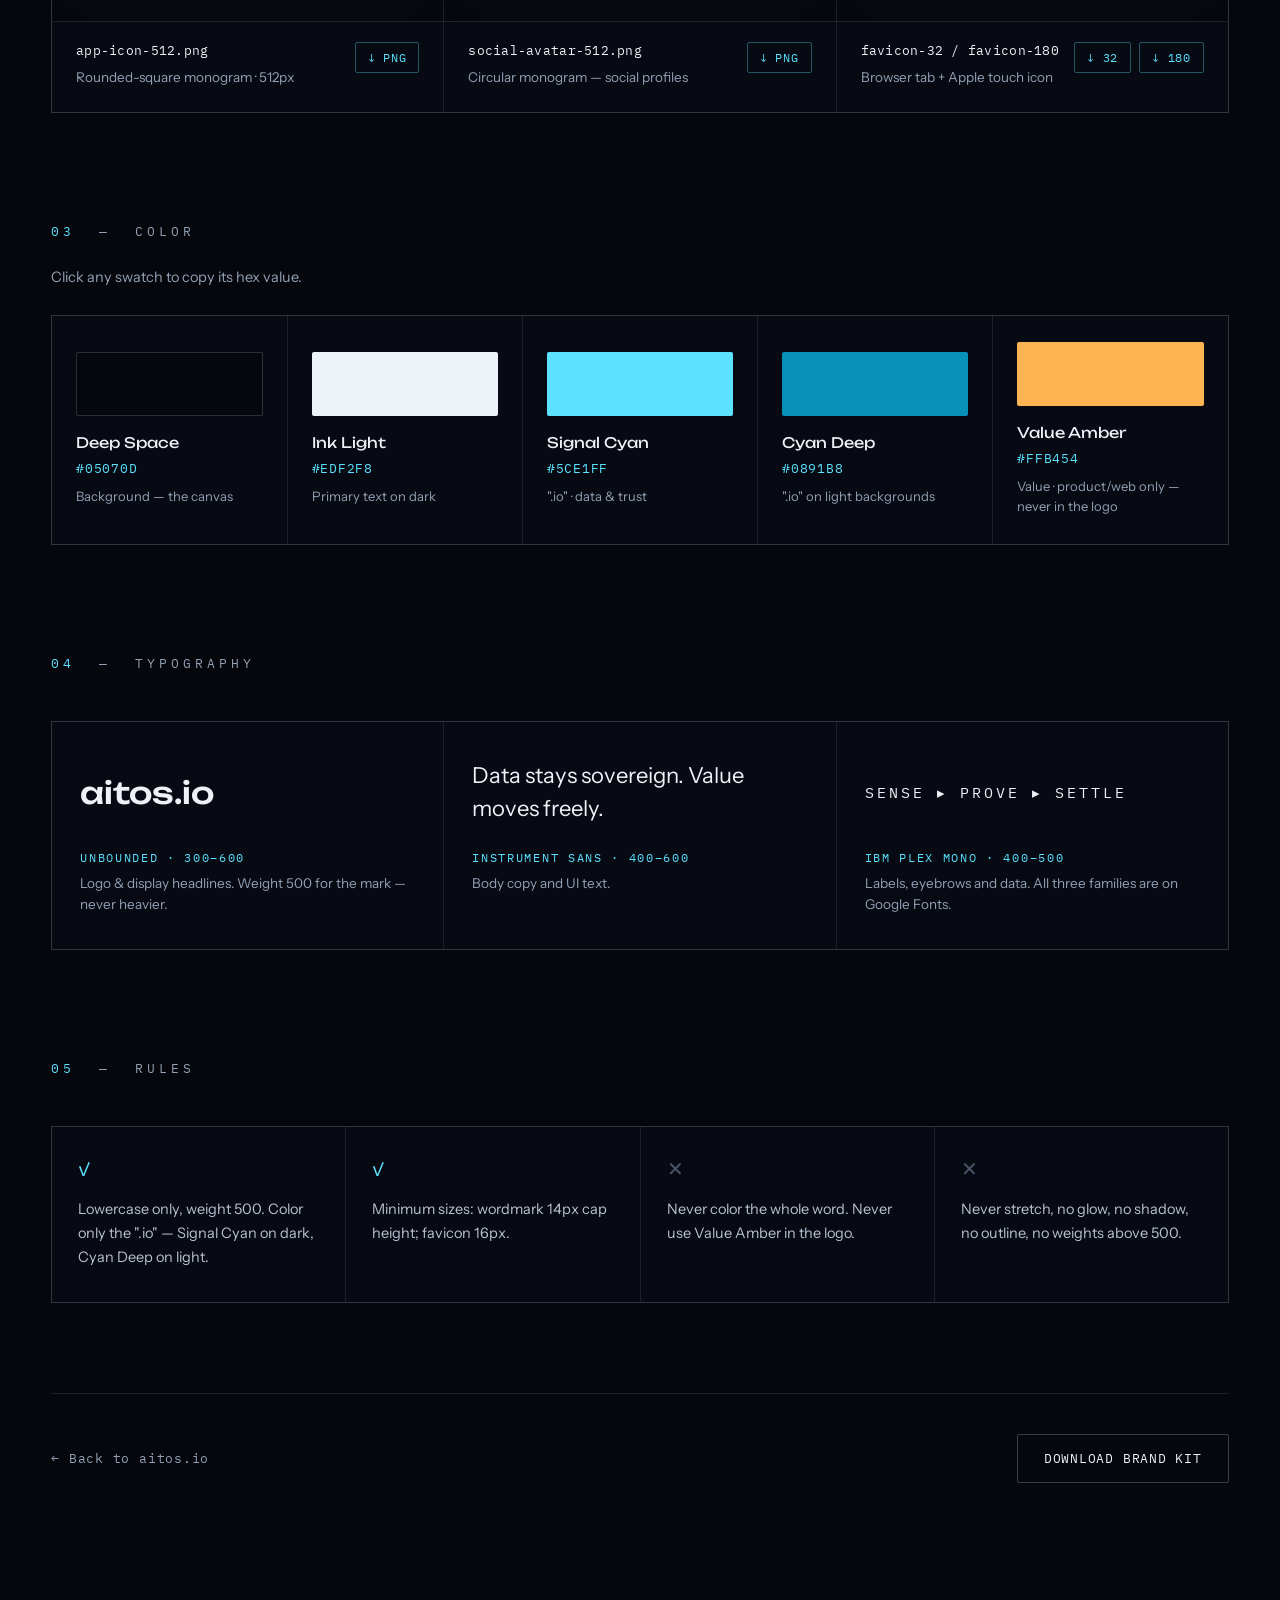
<file: brand.html>
<!DOCTYPE html>
<html lang="en">
<head>
  <meta charset="UTF-8" />
  <meta name="viewport" content="width=device-width, initial-scale=1.0" />
  <title>Brand Kit | aitos.io</title>
  <meta name="description" content="aitos.io brand assets — wordmark, monogram, color system and typography. The type is the brand." />
  <meta name="author" content="aitos.io" />

  <meta property="og:title" content="aitos.io Brand Kit" />
  <meta property="og:description" content="Wordmark, monogram, color system and typography. The type is the brand." />
  <meta property="og:type" content="website" />
  <meta name="twitter:card" content="summary" />
  <meta name="twitter:site" content="@aitos_io" />

  <link rel="icon" type="image/png" sizes="32x32" href="brand/favicon-32.png" />
  <link rel="apple-touch-icon" sizes="180x180" href="brand/favicon-180.png" />

  <link rel="preconnect" href="https://fonts.googleapis.com" />
  <link rel="preconnect" href="https://fonts.gstatic.com" crossorigin />
  <link href="https://fonts.googleapis.com/css2?family=Unbounded:wght@300;400;500;600&family=Instrument+Sans:ital,wght@0,400;0,500;0,600;1,400&family=IBM+Plex+Mono:wght@400;500&display=swap" rel="stylesheet" />
  <link rel="stylesheet" href="styles.css?v=20260719" />
</head>
<body>

<!-- NAV -->
<nav class="nav" id="nav">
  <a href="index.html" class="brand">aitos<span class="cy">.io</span></a>
  <div class="nav-right">
    <a href="index.html#gap" class="nav-link" data-i18n="nav.why">Why</a>
    <a href="index.html#thesis" class="nav-link" data-i18n="nav.thesis">Thesis</a>
    <a href="index.html#loop" class="nav-link" data-i18n="nav.loop">The Loop</a>
    <a href="index.html#stack" class="nav-link" data-i18n="nav.stack">Stack</a>
    <a href="index.html#physical-ai" class="nav-link" data-i18n="nav.pai">Physical AI</a>
    <a href="index.html#ecosystem" class="nav-link" data-i18n="nav.eco">Ecosystem</a>
    <a href="index.html#contact" class="nav-cta" data-i18n="nav.cta">BUILD WITH BoAT</a>
    <button class="lang-toggle" id="langToggle" aria-label="Toggle language">EN / 中</button>
  </div>
</nav>

<section class="section article-page">
  <div class="wrap">

    <!-- header -->
    <header class="bk-head">
      <div class="eyebrow"><span class="eyebrow-rule"></span><span data-i18n="bk.eyebrow">Brand Kit · Wordmark System V2.0 · 2026</span></div>
      <h1 class="art-title" data-i18n-html="bk.title">The type <span class="cy">is</span> the brand.</h1>
      <p class="art-subtitle" data-i18n="bk.sub">Zero graphic ornament. Lowercase Unbounded, one cyan move, nothing else. Data stays sovereign. Value moves freely.</p>
      <div class="cta-row bk-download-row">
        <a href="brand/aitos-brand-kit.zip" class="btn btn-solid" download data-i18n="bk.download">DOWNLOAD ALL ASSETS (.ZIP)</a>
      </div>
    </header>

    <!-- 01 the wordmark -->
    <div class="bk-section">
      <div class="sec-eyebrow"><span class="cy">01</span>&nbsp;&nbsp;—&nbsp;&nbsp;<span data-i18n="bk.s1.label">The Wordmark</span></div>
      <div class="bk-mark-stage">
        <div class="bk-mark">aitos<span class="cy">.io</span></div>
        <p class="bk-mark-spec">Unbounded Medium 500 · lowercase · letter-spacing +0.02em · ".io" → Signal Cyan</p>
      </div>
      <div class="bk-cols">
        <p class="bk-note" data-i18n="bk.s1.d1">The wordmark is the entire identity: lowercase "aitos.io" set in Unbounded Medium. The only design move is ".io" in Signal Cyan — the interface between the physical and digital worlds, rendered in the color of data.</p>
        <p class="bk-note" data-i18n="bk.s1.d2">The monogram distills the mark to a lowercase "a" with a cyan dot in the lower-right quadrant — a compressed ".io" for avatars, app icons and favicons.</p>
      </div>
    </div>

    <!-- 02 assets -->
    <div class="bk-section">
      <div class="sec-eyebrow"><span class="cy">02</span>&nbsp;&nbsp;—&nbsp;&nbsp;<span data-i18n="bk.s2.label">Logo Files</span></div>
      <div class="hair-grid bk-asset-grid">
        <div class="bk-asset">
          <div class="bk-preview"><img src="brand/wordmark-dark.png" alt="aitos.io wordmark for dark backgrounds" /></div>
          <div class="bk-asset-meta">
            <div>
              <div class="bk-asset-name">wordmark-dark.png</div>
              <p class="bk-asset-d" data-i18n="bk.a1">Primary — for dark backgrounds</p>
            </div>
            <a class="bk-dl" href="brand/wordmark-dark.png" download>↓ PNG</a>
          </div>
        </div>
        <div class="bk-asset">
          <div class="bk-preview bk-preview-light"><img src="brand/wordmark-light.png" alt="aitos.io wordmark for light backgrounds" /></div>
          <div class="bk-asset-meta">
            <div>
              <div class="bk-asset-name">wordmark-light.png</div>
              <p class="bk-asset-d" data-i18n="bk.a2">For light backgrounds — Ink + Cyan Deep</p>
            </div>
            <a class="bk-dl" href="brand/wordmark-light.png" download>↓ PNG</a>
          </div>
        </div>
        <div class="bk-asset">
          <div class="bk-preview bk-preview-light"><img src="brand/wordmark-mono.png" alt="aitos.io single-color wordmark" /></div>
          <div class="bk-asset-meta">
            <div>
              <div class="bk-asset-name">wordmark-mono.png</div>
              <p class="bk-asset-d" data-i18n="bk.a3">Single color — stamps, engraving, print</p>
            </div>
            <a class="bk-dl" href="brand/wordmark-mono.png" download>↓ PNG</a>
          </div>
        </div>
        <div class="bk-asset">
          <div class="bk-preview"><img class="bk-icon-img" src="brand/app-icon-512.png" alt="aitos.io app icon" /></div>
          <div class="bk-asset-meta">
            <div>
              <div class="bk-asset-name">app-icon-512.png</div>
              <p class="bk-asset-d" data-i18n="bk.a4">Rounded-square monogram · 512px</p>
            </div>
            <a class="bk-dl" href="brand/app-icon-512.png" download>↓ PNG</a>
          </div>
        </div>
        <div class="bk-asset">
          <div class="bk-preview"><img class="bk-icon-img bk-icon-round" src="brand/social-avatar-512.png" alt="aitos.io social avatar" /></div>
          <div class="bk-asset-meta">
            <div>
              <div class="bk-asset-name">social-avatar-512.png</div>
              <p class="bk-asset-d" data-i18n="bk.a5">Circular monogram — social profiles</p>
            </div>
            <a class="bk-dl" href="brand/social-avatar-512.png" download>↓ PNG</a>
          </div>
        </div>
        <div class="bk-asset">
          <div class="bk-preview bk-preview-favicons">
            <img class="bk-fav-180" src="brand/favicon-180.png" alt="180px favicon" />
            <img class="bk-fav-32" src="brand/favicon-32.png" alt="32px favicon" />
          </div>
          <div class="bk-asset-meta">
            <div>
              <div class="bk-asset-name">favicon-32 / favicon-180</div>
              <p class="bk-asset-d" data-i18n="bk.a6">Browser tab + Apple touch icon</p>
            </div>
            <span class="bk-dl-group"><a class="bk-dl" href="brand/favicon-32.png" download>↓ 32</a><a class="bk-dl" href="brand/favicon-180.png" download>↓ 180</a></span>
          </div>
        </div>
      </div>
    </div>

    <!-- 03 color -->
    <div class="bk-section">
      <div class="sec-eyebrow"><span class="cy">03</span>&nbsp;&nbsp;—&nbsp;&nbsp;<span data-i18n="bk.s3.label">Color</span></div>
      <p class="bk-note bk-copy-hint" data-i18n="bk.s3.hint">Click any swatch to copy its hex value.</p>
      <div class="hair-grid bk-color-grid">
        <button class="bk-swatch" data-hex="#05070D">
          <span class="bk-chip" style="background:#05070D; border:1px solid rgba(148,163,184,0.25);"></span>
          <span class="bk-swatch-name">Deep Space</span>
          <span class="bk-swatch-hex">#05070D</span>
          <span class="bk-swatch-role" data-i18n="bk.c1">Background — the canvas</span>
        </button>
        <button class="bk-swatch" data-hex="#EDF2F8">
          <span class="bk-chip" style="background:#EDF2F8;"></span>
          <span class="bk-swatch-name">Ink Light</span>
          <span class="bk-swatch-hex">#EDF2F8</span>
          <span class="bk-swatch-role" data-i18n="bk.c2">Primary text on dark</span>
        </button>
        <button class="bk-swatch" data-hex="#5CE1FF">
          <span class="bk-chip" style="background:#5CE1FF;"></span>
          <span class="bk-swatch-name">Signal Cyan</span>
          <span class="bk-swatch-hex">#5CE1FF</span>
          <span class="bk-swatch-role" data-i18n="bk.c3">".io" · data & trust</span>
        </button>
        <button class="bk-swatch" data-hex="#0891B8">
          <span class="bk-chip" style="background:#0891B8;"></span>
          <span class="bk-swatch-name">Cyan Deep</span>
          <span class="bk-swatch-hex">#0891B8</span>
          <span class="bk-swatch-role" data-i18n="bk.c4">".io" on light backgrounds</span>
        </button>
        <button class="bk-swatch" data-hex="#FFB454">
          <span class="bk-chip" style="background:#FFB454;"></span>
          <span class="bk-swatch-name">Value Amber</span>
          <span class="bk-swatch-hex">#FFB454</span>
          <span class="bk-swatch-role" data-i18n="bk.c5">Value · product/web only — never in the logo</span>
        </button>
      </div>
    </div>

    <!-- 04 typography -->
    <div class="bk-section">
      <div class="sec-eyebrow"><span class="cy">04</span>&nbsp;&nbsp;—&nbsp;&nbsp;<span data-i18n="bk.s4.label">Typography</span></div>
      <div class="hair-grid bk-type-grid">
        <div class="bk-type">
          <div class="bk-type-sample" style="font-family:var(--font-display); font-weight:500; font-size:30px;">aitos.io</div>
          <div class="bk-type-name">Unbounded · 300–600</div>
          <p class="bk-asset-d" data-i18n="bk.t1">Logo & display headlines. Weight 500 for the mark — never heavier.</p>
        </div>
        <div class="bk-type">
          <div class="bk-type-sample" style="font-family:var(--font-body); font-size:22px; line-height:1.5;" data-i18n="bk.t2s">Data stays sovereign. Value moves freely.</div>
          <div class="bk-type-name">Instrument Sans · 400–600</div>
          <p class="bk-asset-d" data-i18n="bk.t2">Body copy and UI text.</p>
        </div>
        <div class="bk-type">
          <div class="bk-type-sample" style="font-family:var(--font-mono); font-size:15px; letter-spacing:0.2em;">SENSE ▸ PROVE ▸ SETTLE</div>
          <div class="bk-type-name">IBM Plex Mono · 400–500</div>
          <p class="bk-asset-d" data-i18n="bk.t3">Labels, eyebrows and data. All three families are on Google Fonts.</p>
        </div>
      </div>
    </div>

    <!-- 05 rules -->
    <div class="bk-section">
      <div class="sec-eyebrow"><span class="cy">05</span>&nbsp;&nbsp;—&nbsp;&nbsp;<span data-i18n="bk.s5.label">Rules</span></div>
      <div class="hair-grid bk-rule-grid">
        <div class="bk-rule">
          <div class="x-glyph bk-ok">✓</div>
          <p class="bk-rule-d" data-i18n="bk.r1">Lowercase only, weight 500. Color only the ".io" — Signal Cyan on dark, Cyan Deep on light.</p>
        </div>
        <div class="bk-rule">
          <div class="x-glyph bk-ok">✓</div>
          <p class="bk-rule-d" data-i18n="bk.r2">Minimum sizes: wordmark 14px cap height; favicon 16px.</p>
        </div>
        <div class="bk-rule">
          <div class="x-glyph">✕</div>
          <p class="bk-rule-d" data-i18n="bk.r3">Never color the whole word. Never use Value Amber in the logo.</p>
        </div>
        <div class="bk-rule">
          <div class="x-glyph">✕</div>
          <p class="bk-rule-d" data-i18n="bk.r4">Never stretch, no glow, no shadow, no outline, no weights above 500.</p>
        </div>
      </div>
    </div>

    <div class="art-foot">
      <a href="index.html" class="art-back" data-i18n="art.back">← Back to aitos.io</a>
      <div class="cta-row">
        <a href="brand/aitos-brand-kit.zip" class="btn btn-ghost" download data-i18n="bk.download2">DOWNLOAD BRAND KIT</a>
      </div>
    </div>

  </div>
</section>

<script src="app.js?v=20260719"></script>
</body>
</html>
</file>
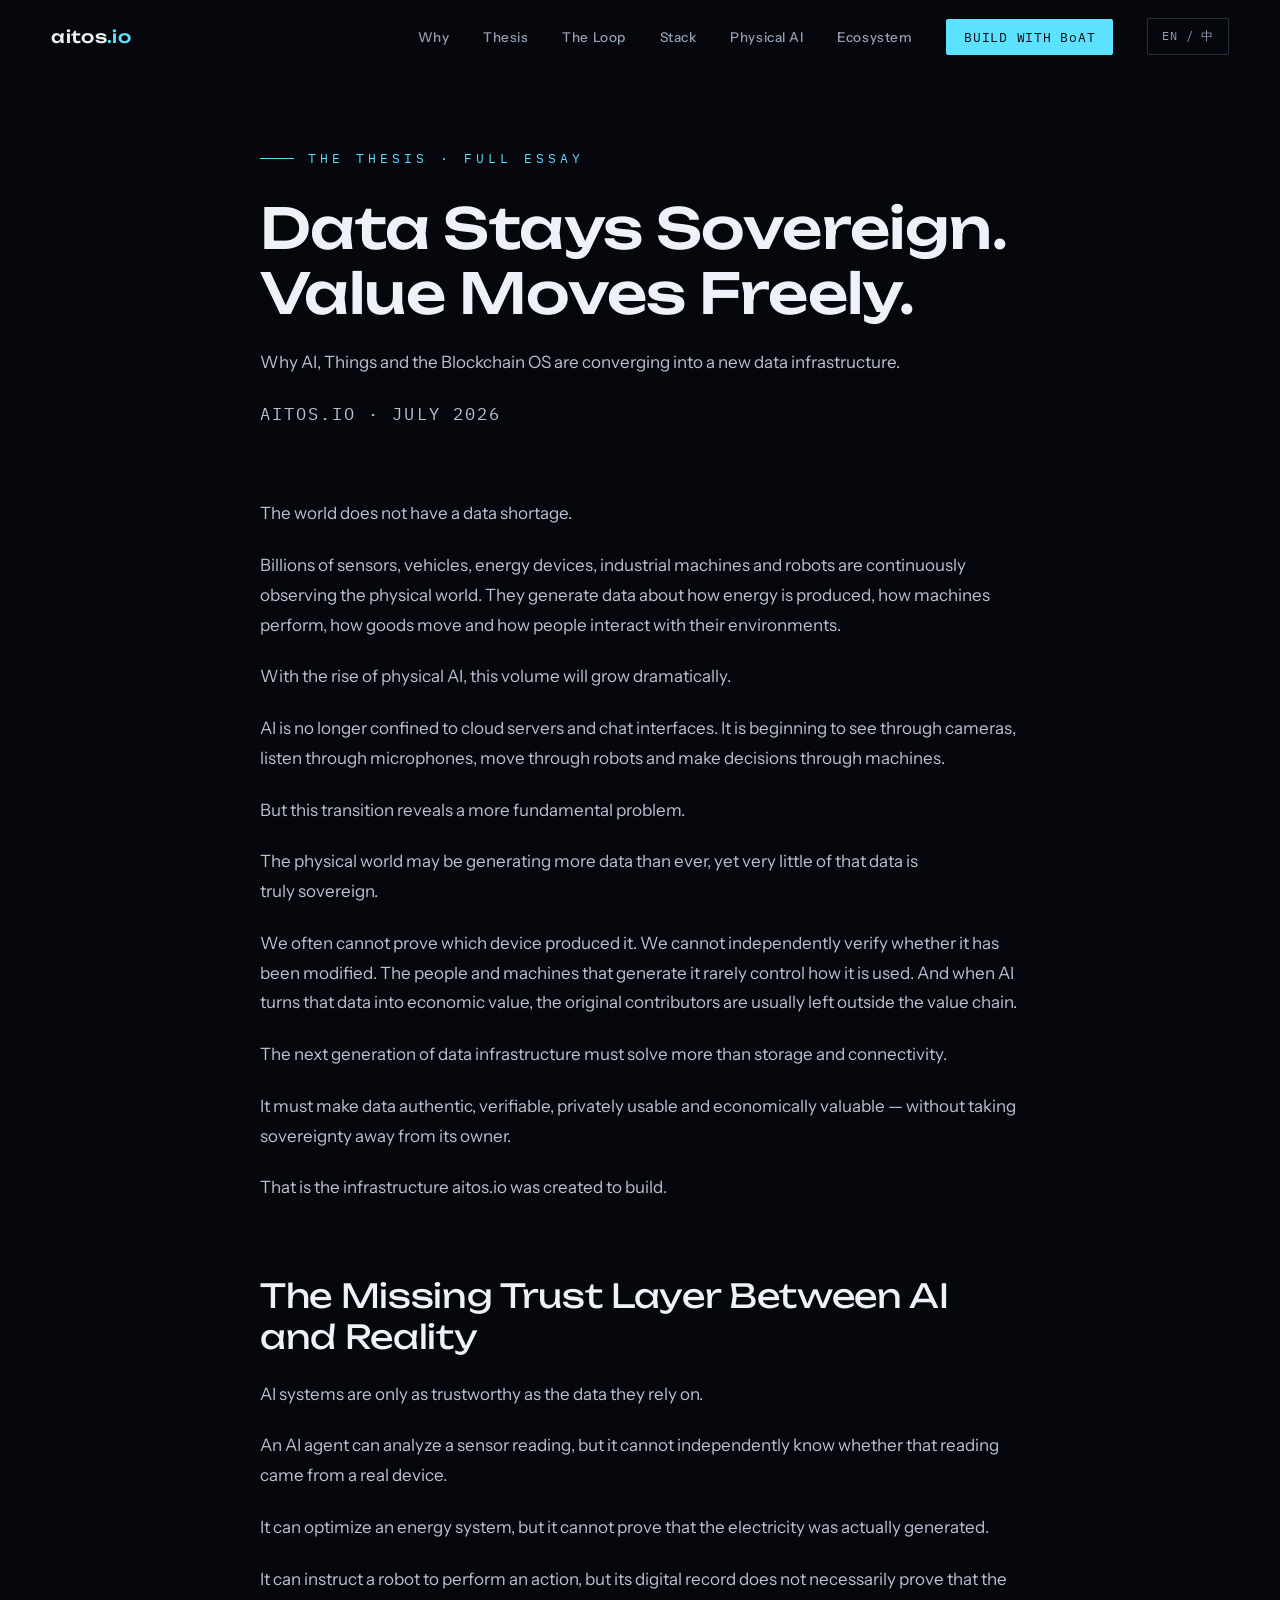
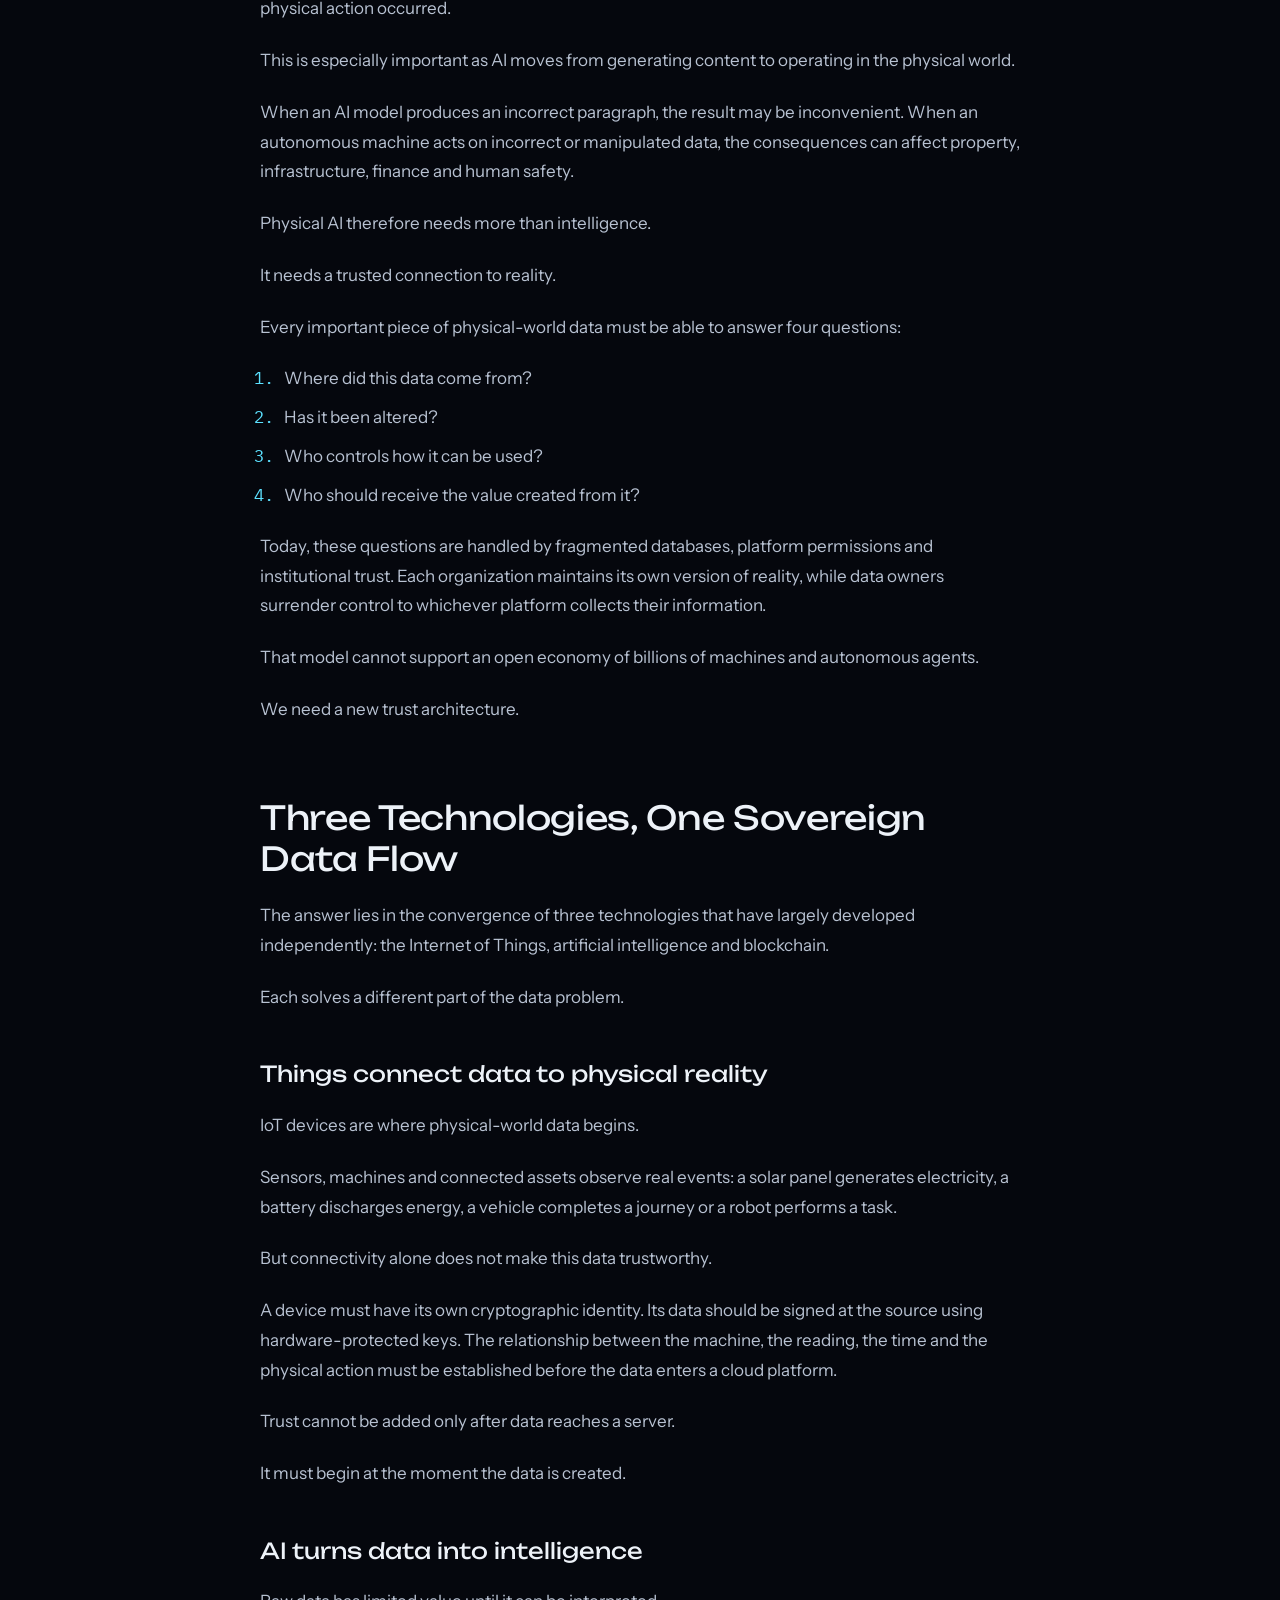
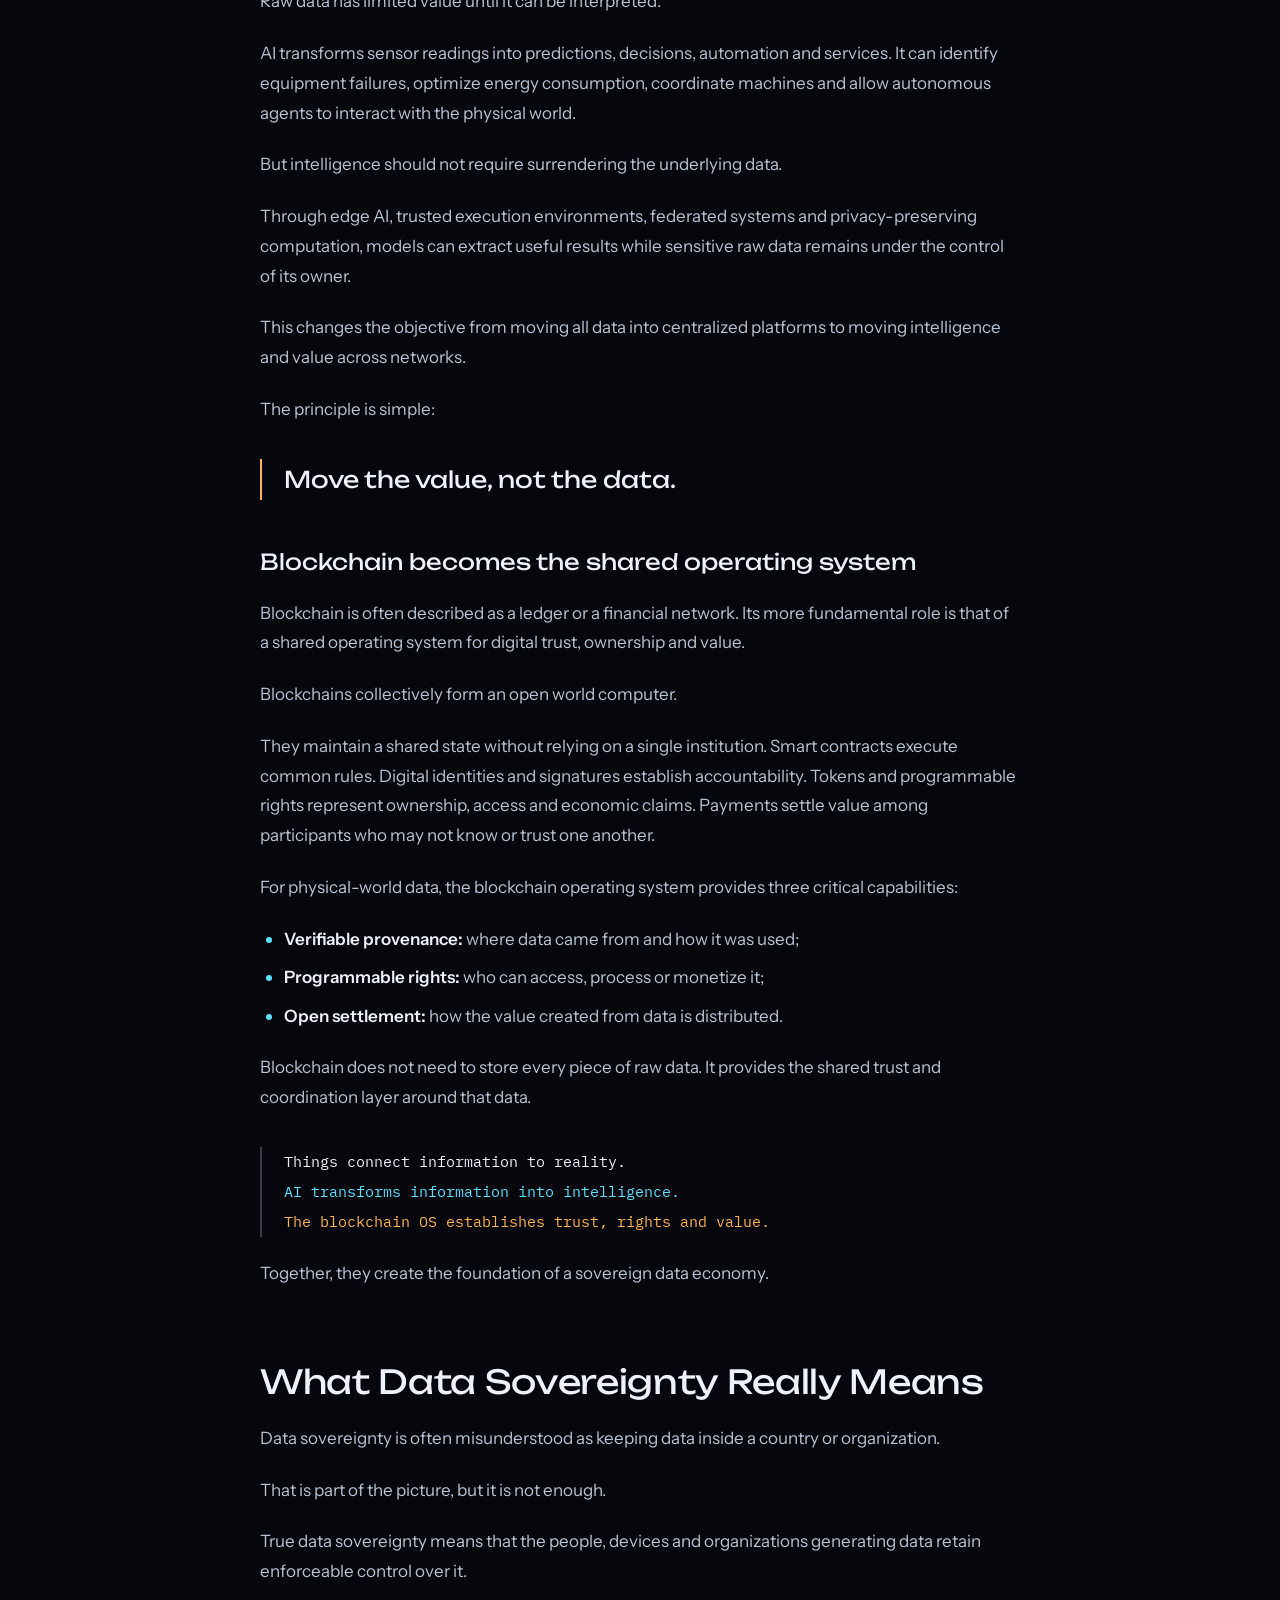
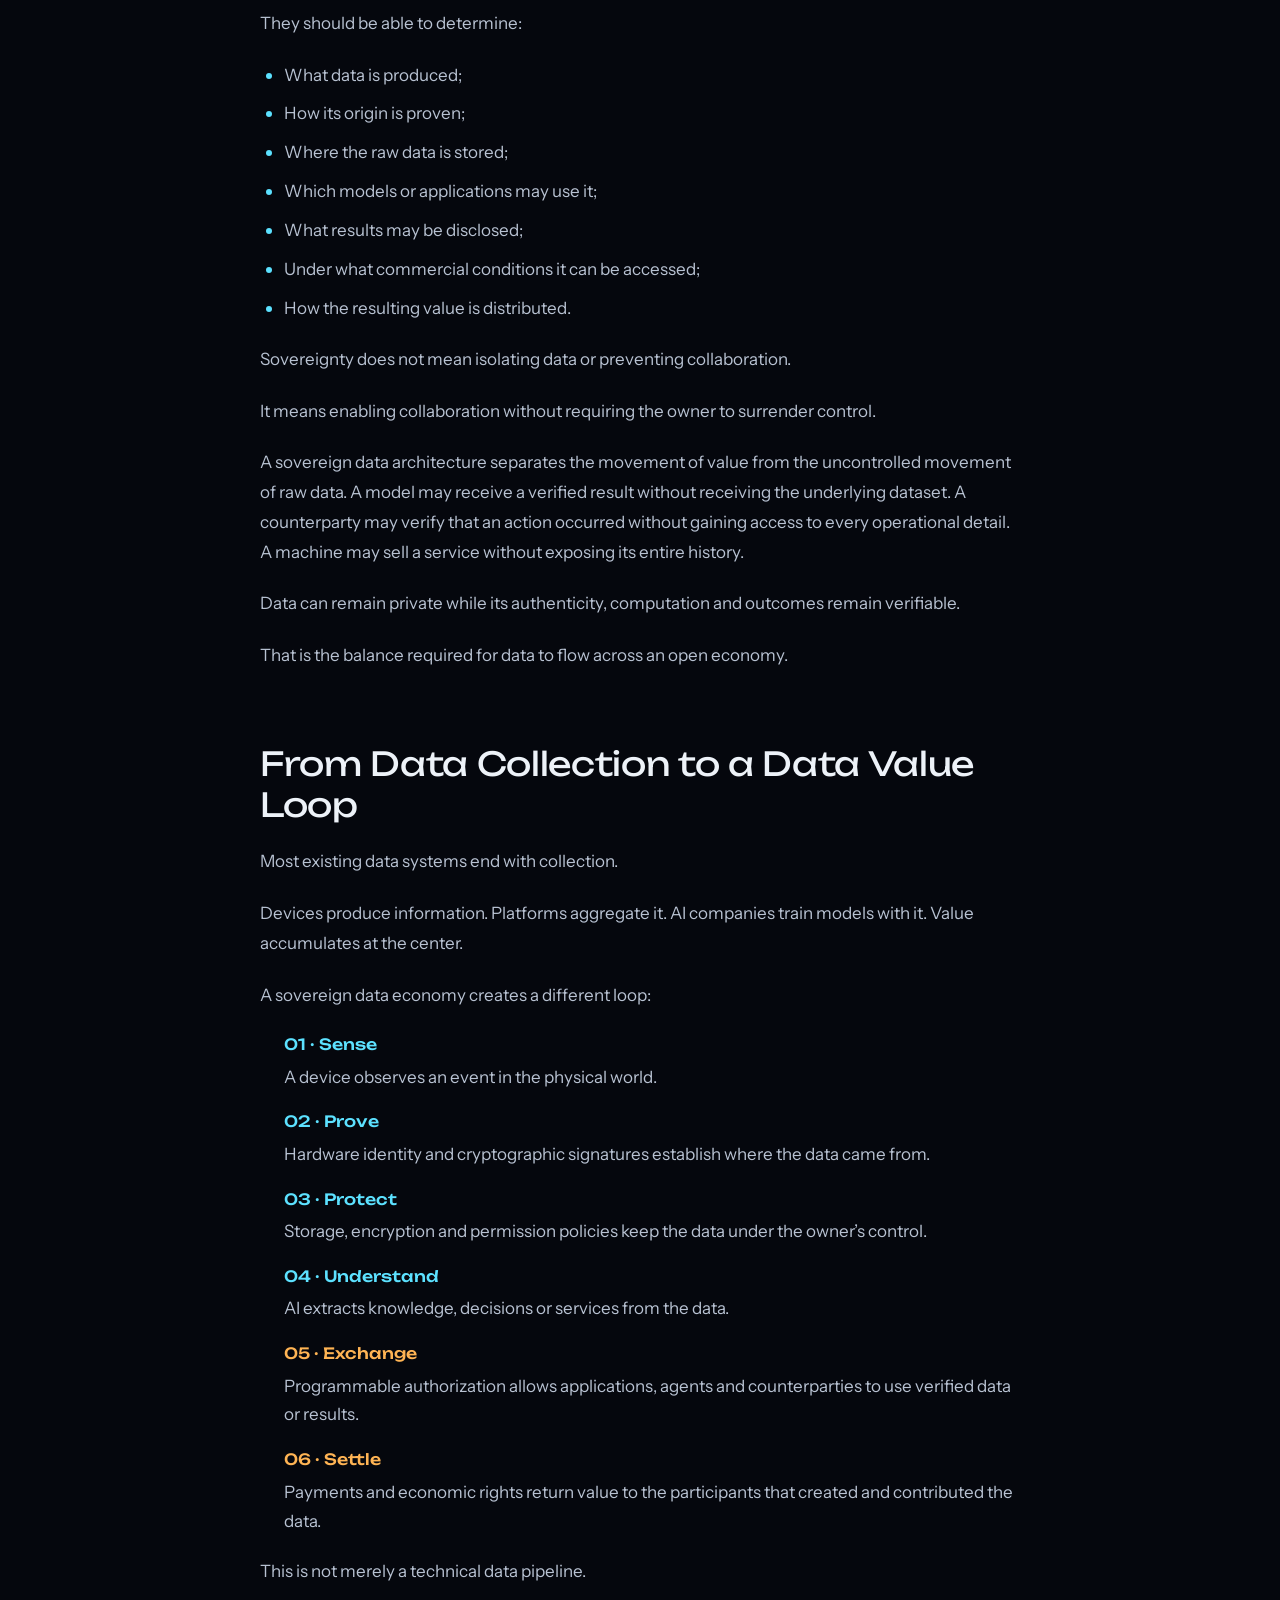
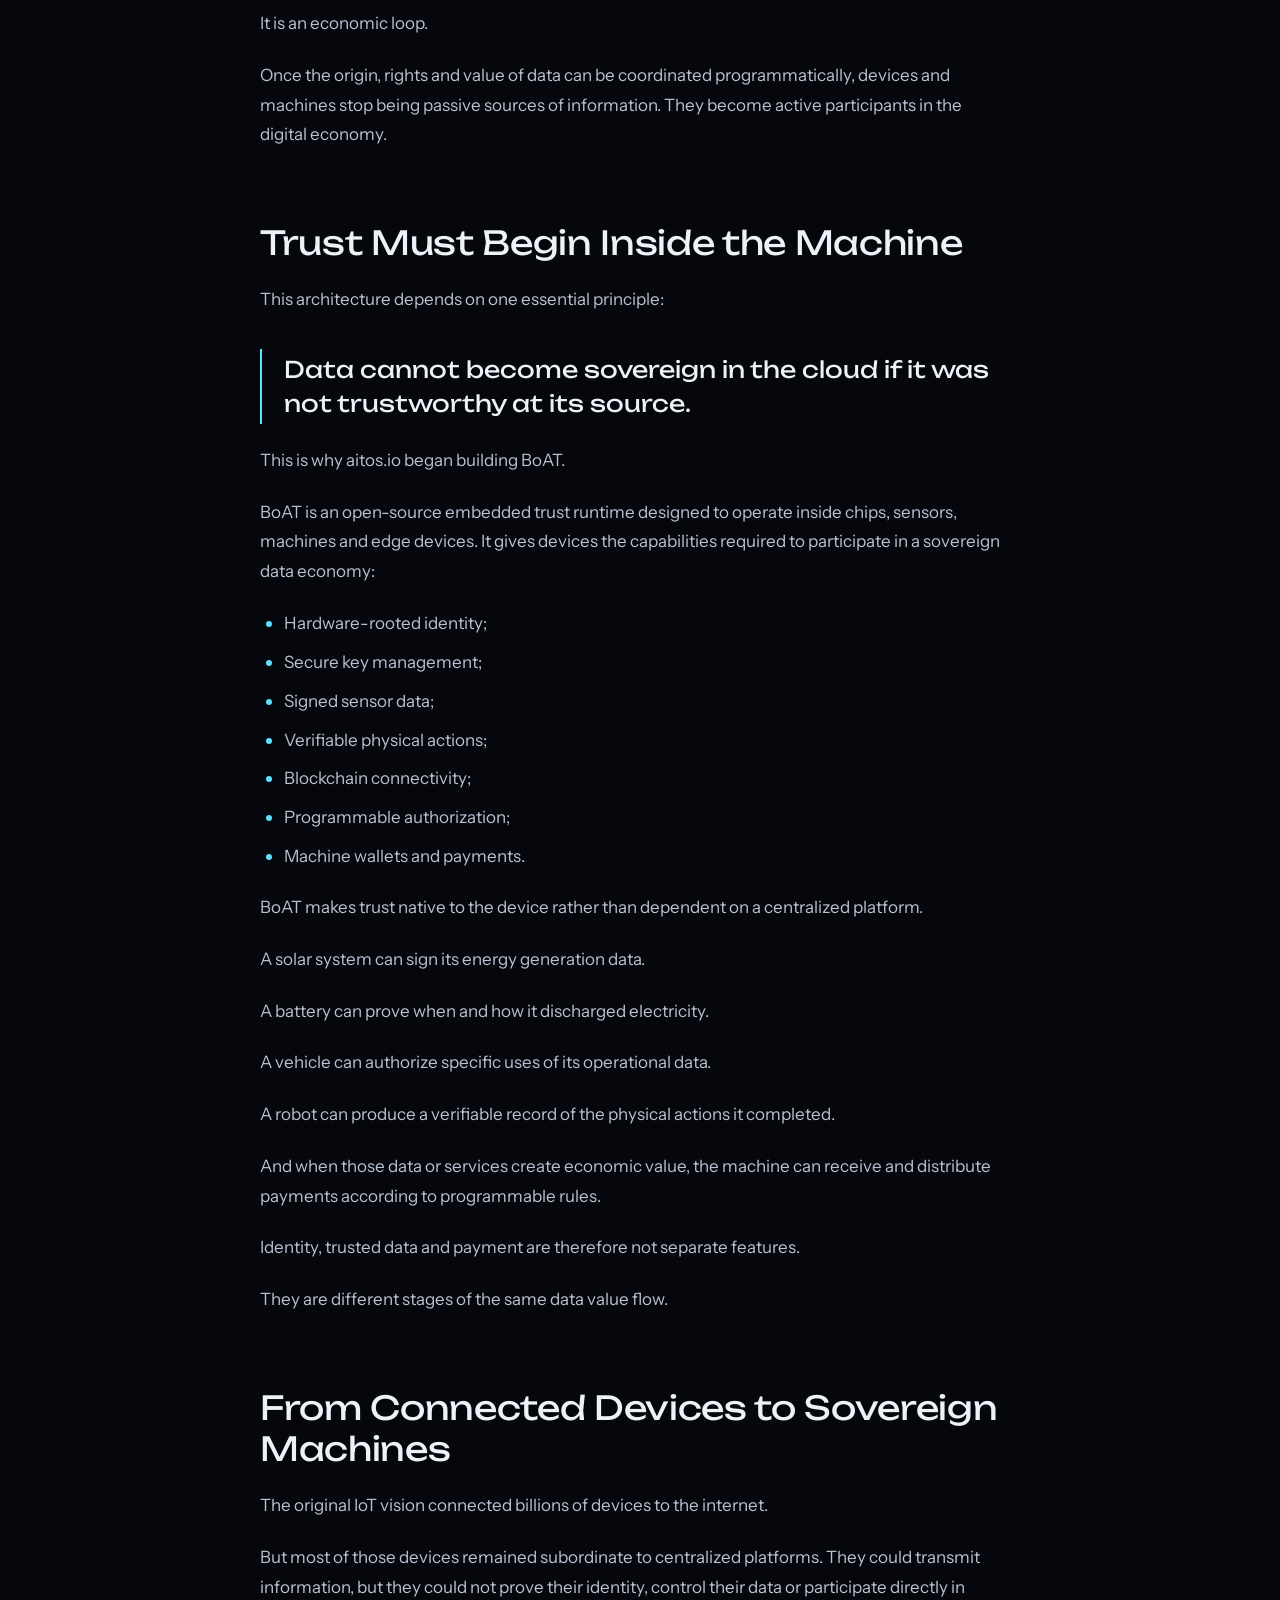
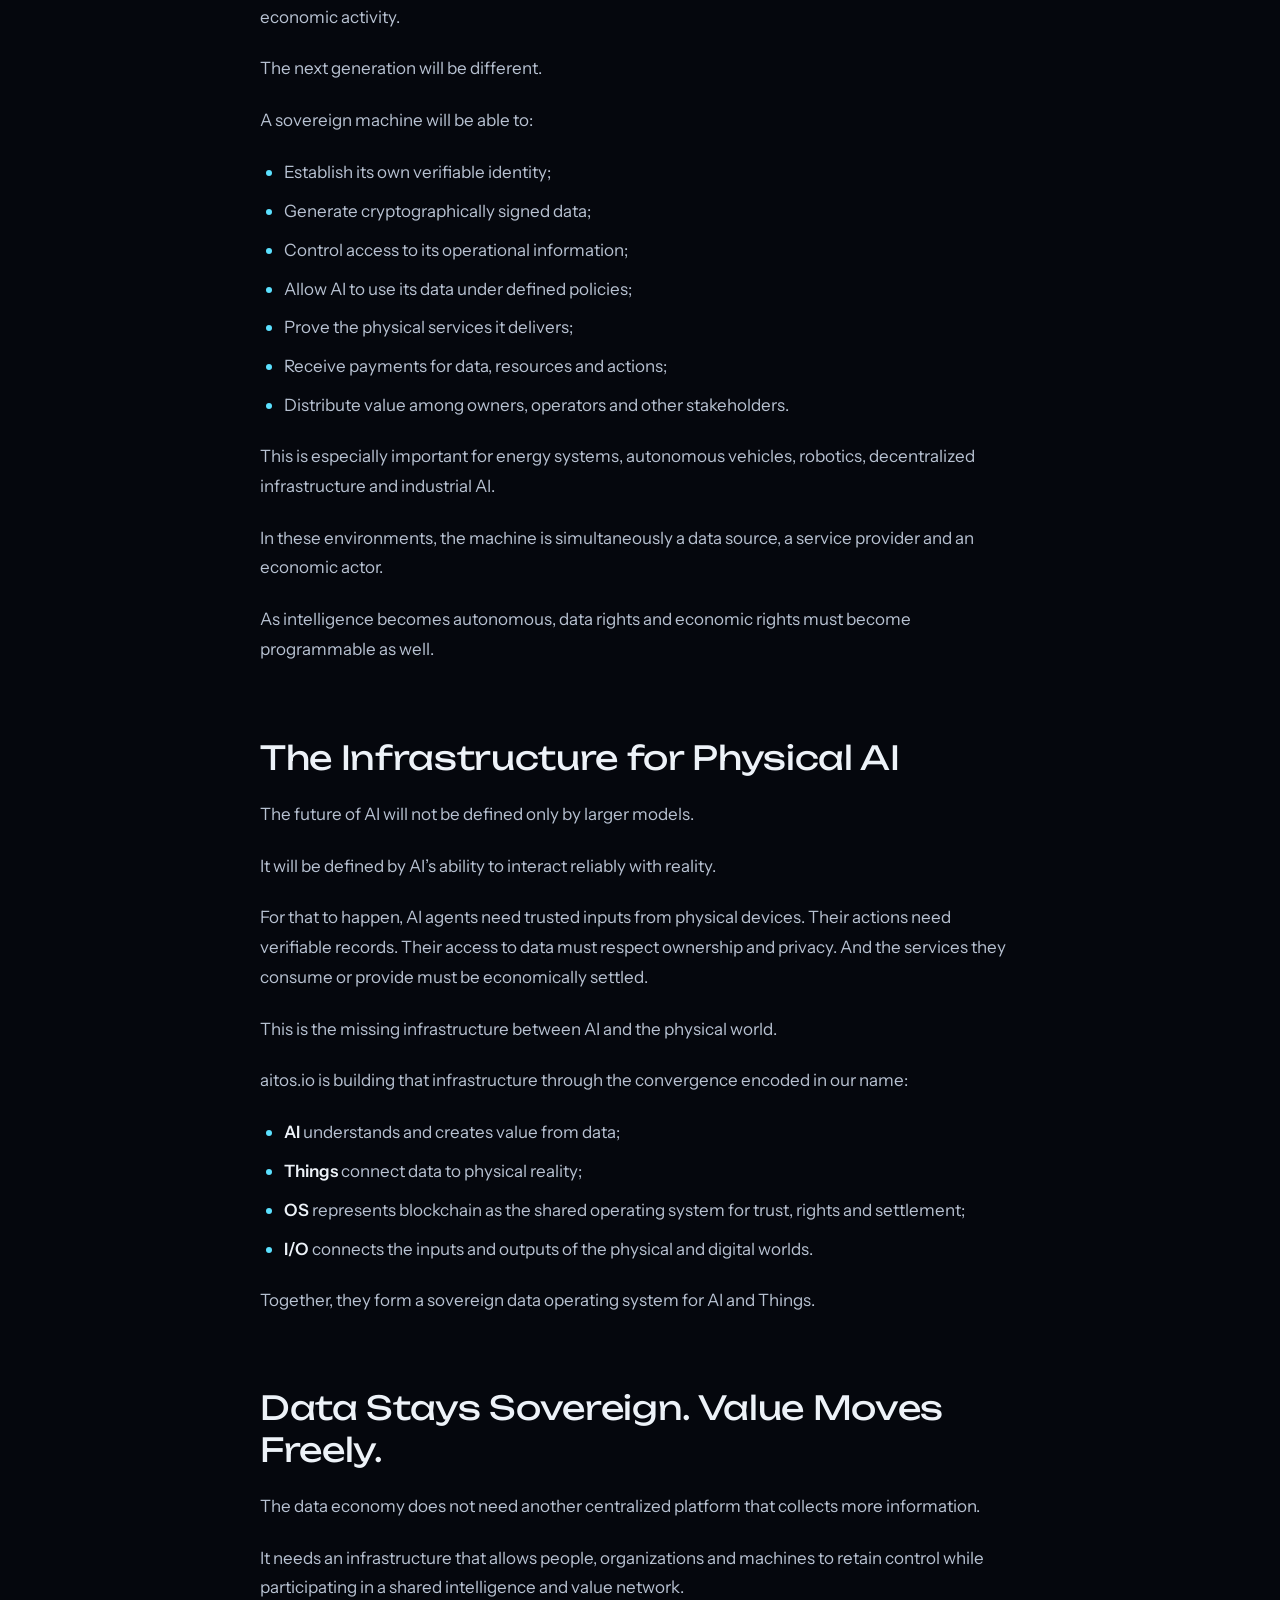
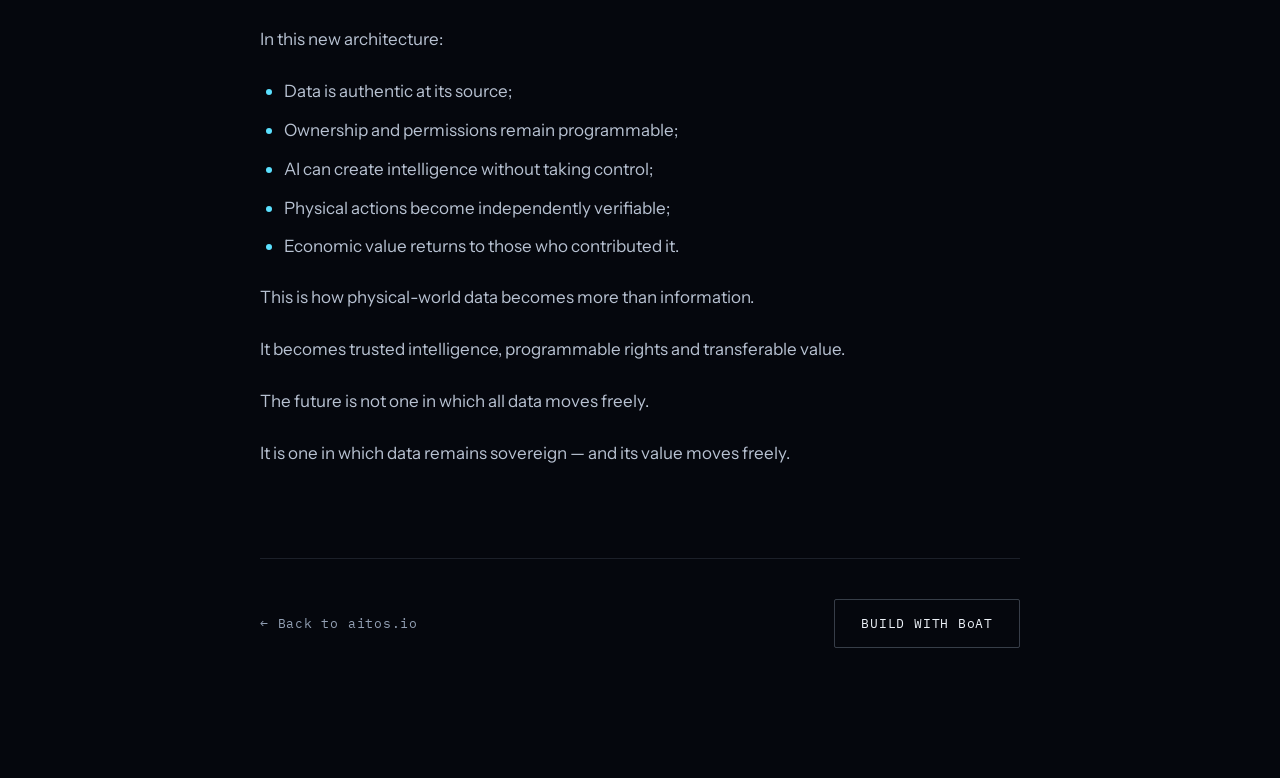
<file: thesis.html>
<!DOCTYPE html>
<html lang="en">
<head>
  <meta charset="UTF-8" />
  <meta name="viewport" content="width=device-width, initial-scale=1.0" />
  <title>Data Stays Sovereign. Value Moves Freely. | aitos.io</title>
  <meta name="description" content="AI, IoT and blockchain are converging to make physical-world data authentic, privately usable and economically valuable — without taking sovereignty away from its owner." />
  <meta name="author" content="aitos.io" />

  <meta property="og:title" content="Data Stays Sovereign. Value Moves Freely." />
  <meta property="og:description" content="Why AI, Things and the Blockchain OS are converging into a new data infrastructure." />
  <meta property="og:type" content="article" />
  <meta name="twitter:card" content="summary_large_image" />
  <meta name="twitter:site" content="@aitos_io" />

  <link rel="icon" type="image/png" sizes="32x32" href="brand/favicon-32.png" />
  <link rel="apple-touch-icon" sizes="180x180" href="brand/favicon-180.png" />

  <link rel="preconnect" href="https://fonts.googleapis.com" />
  <link rel="preconnect" href="https://fonts.gstatic.com" crossorigin />
  <link href="https://fonts.googleapis.com/css2?family=Unbounded:wght@300;400;500;600&family=Instrument+Sans:ital,wght@0,400;0,500;0,600;1,400&family=IBM+Plex+Mono:wght@400;500&display=swap" rel="stylesheet" />
  <link rel="stylesheet" href="styles.css?v=20260719" />
</head>
<body>

<!-- NAV -->
<nav class="nav" id="nav">
  <a href="index.html" class="brand">aitos<span class="cy">.io</span></a>
  <div class="nav-right">
    <a href="index.html#gap" class="nav-link" data-i18n="nav.why">Why</a>
    <a href="index.html#thesis" class="nav-link" data-i18n="nav.thesis">Thesis</a>
    <a href="index.html#loop" class="nav-link" data-i18n="nav.loop">The Loop</a>
    <a href="index.html#stack" class="nav-link" data-i18n="nav.stack">Stack</a>
    <a href="index.html#physical-ai" class="nav-link" data-i18n="nav.pai">Physical AI</a>
    <a href="index.html#ecosystem" class="nav-link" data-i18n="nav.eco">Ecosystem</a>
    <a href="index.html#contact" class="nav-cta" data-i18n="nav.cta">BUILD WITH BoAT</a>
    <button class="lang-toggle" id="langToggle" aria-label="Toggle language">EN / 中</button>
  </div>
</nav>

<section class="section article-page">
  <div class="article-wrap">

    <!-- ================= ENGLISH ================= -->
    <article class="article article-en">
      <header class="art-head">
        <div class="eyebrow"><span class="eyebrow-rule"></span>The Thesis · Full Essay</div>
        <h1 class="art-title">Data Stays Sovereign.<br>Value Moves Freely.</h1>
        <p class="art-subtitle">Why AI, Things and the Blockchain OS are converging into a new data infrastructure.</p>
        <p class="art-meta">aitos.io · July 2026</p>
      </header>

      <p>The world does not have a data shortage.</p>
      <p>Billions of sensors, vehicles, energy devices, industrial machines and robots are continuously observing the physical world. They generate data about how energy is produced, how machines perform, how goods move and how people interact with their environments.</p>
      <p>With the rise of physical AI, this volume will grow dramatically.</p>
      <p>AI is no longer confined to cloud servers and chat interfaces. It is beginning to see through cameras, listen through microphones, move through robots and make decisions through machines.</p>
      <p>But this transition reveals a more fundamental problem.</p>
      <p>The physical world may be generating more data than ever, yet very little of that data is truly sovereign.</p>
      <p>We often cannot prove which device produced it. We cannot independently verify whether it has been modified. The people and machines that generate it rarely control how it is used. And when AI turns that data into economic value, the original contributors are usually left outside the value chain.</p>
      <p>The next generation of data infrastructure must solve more than storage and connectivity.</p>
      <p>It must make data authentic, verifiable, privately usable and economically valuable — without taking sovereignty away from its owner.</p>
      <p>That is the infrastructure aitos.io was created to build.</p>

      <h2>The Missing Trust Layer Between AI and Reality</h2>
      <p>AI systems are only as trustworthy as the data they rely on.</p>
      <p>An AI agent can analyze a sensor reading, but it cannot independently know whether that reading came from a real device.</p>
      <p>It can optimize an energy system, but it cannot prove that the electricity was actually generated.</p>
      <p>It can instruct a robot to perform an action, but its digital record does not necessarily prove that the physical action occurred.</p>
      <p>This is especially important as AI moves from generating content to operating in the physical world.</p>
      <p>When an AI model produces an incorrect paragraph, the result may be inconvenient. When an autonomous machine acts on incorrect or manipulated data, the consequences can affect property, infrastructure, finance and human safety.</p>
      <p>Physical AI therefore needs more than intelligence.</p>
      <p>It needs a trusted connection to reality.</p>
      <p>Every important piece of physical-world data must be able to answer four questions:</p>
      <ol>
        <li>Where did this data come from?</li>
        <li>Has it been altered?</li>
        <li>Who controls how it can be used?</li>
        <li>Who should receive the value created from it?</li>
      </ol>
      <p>Today, these questions are handled by fragmented databases, platform permissions and institutional trust. Each organization maintains its own version of reality, while data owners surrender control to whichever platform collects their information.</p>
      <p>That model cannot support an open economy of billions of machines and autonomous agents.</p>
      <p>We need a new trust architecture.</p>

      <h2>Three Technologies, One Sovereign Data Flow</h2>
      <p>The answer lies in the convergence of three technologies that have largely developed independently: the Internet of Things, artificial intelligence and blockchain.</p>
      <p>Each solves a different part of the data problem.</p>

      <h3>Things connect data to physical reality</h3>
      <p>IoT devices are where physical-world data begins.</p>
      <p>Sensors, machines and connected assets observe real events: a solar panel generates electricity, a battery discharges energy, a vehicle completes a journey or a robot performs a task.</p>
      <p>But connectivity alone does not make this data trustworthy.</p>
      <p>A device must have its own cryptographic identity. Its data should be signed at the source using hardware-protected keys. The relationship between the machine, the reading, the time and the physical action must be established before the data enters a cloud platform.</p>
      <p>Trust cannot be added only after data reaches a server.</p>
      <p>It must begin at the moment the data is created.</p>

      <h3>AI turns data into intelligence</h3>
      <p>Raw data has limited value until it can be interpreted.</p>
      <p>AI transforms sensor readings into predictions, decisions, automation and services. It can identify equipment failures, optimize energy consumption, coordinate machines and allow autonomous agents to interact with the physical world.</p>
      <p>But intelligence should not require surrendering the underlying data.</p>
      <p>Through edge AI, trusted execution environments, federated systems and privacy-preserving computation, models can extract useful results while sensitive raw data remains under the control of its owner.</p>
      <p>This changes the objective from moving all data into centralized platforms to moving intelligence and value across networks.</p>
      <p>The principle is simple:</p>
      <blockquote class="q-value">Move the value, not the data.</blockquote>

      <h3>Blockchain becomes the shared operating system</h3>
      <p>Blockchain is often described as a ledger or a financial network. Its more fundamental role is that of a shared operating system for digital trust, ownership and value.</p>
      <p>Blockchains collectively form an open world computer.</p>
      <p>They maintain a shared state without relying on a single institution. Smart contracts execute common rules. Digital identities and signatures establish accountability. Tokens and programmable rights represent ownership, access and economic claims. Payments settle value among participants who may not know or trust one another.</p>
      <p>For physical-world data, the blockchain operating system provides three critical capabilities:</p>
      <ul>
        <li><strong>Verifiable provenance:</strong> where data came from and how it was used;</li>
        <li><strong>Programmable rights:</strong> who can access, process or monetize it;</li>
        <li><strong>Open settlement:</strong> how the value created from data is distributed.</li>
      </ul>
      <p>Blockchain does not need to store every piece of raw data. It provides the shared trust and coordination layer around that data.</p>
      <p class="credo"><span class="ink">Things connect information to reality.</span><br><span class="cy">AI transforms information into intelligence.</span><br><span class="am">The blockchain OS establishes trust, rights and value.</span></p>
      <p>Together, they create the foundation of a sovereign data economy.</p>

      <h2>What Data Sovereignty Really Means</h2>
      <p>Data sovereignty is often misunderstood as keeping data inside a country or organization.</p>
      <p>That is part of the picture, but it is not enough.</p>
      <p>True data sovereignty means that the people, devices and organizations generating data retain enforceable control over it.</p>
      <p>They should be able to determine:</p>
      <ul>
        <li>What data is produced;</li>
        <li>How its origin is proven;</li>
        <li>Where the raw data is stored;</li>
        <li>Which models or applications may use it;</li>
        <li>What results may be disclosed;</li>
        <li>Under what commercial conditions it can be accessed;</li>
        <li>How the resulting value is distributed.</li>
      </ul>
      <p>Sovereignty does not mean isolating data or preventing collaboration.</p>
      <p>It means enabling collaboration without requiring the owner to surrender control.</p>
      <p>A sovereign data architecture separates the movement of value from the uncontrolled movement of raw data. A model may receive a verified result without receiving the underlying dataset. A counterparty may verify that an action occurred without gaining access to every operational detail. A machine may sell a service without exposing its entire history.</p>
      <p>Data can remain private while its authenticity, computation and outcomes remain verifiable.</p>
      <p>That is the balance required for data to flow across an open economy.</p>

      <h2>From Data Collection to a Data Value Loop</h2>
      <p>Most existing data systems end with collection.</p>
      <p>Devices produce information. Platforms aggregate it. AI companies train models with it. Value accumulates at the center.</p>
      <p>A sovereign data economy creates a different loop:</p>
      <ul class="art-loop">
        <li><span class="step">01 · Sense</span>A device observes an event in the physical world.</li>
        <li><span class="step">02 · Prove</span>Hardware identity and cryptographic signatures establish where the data came from.</li>
        <li><span class="step">03 · Protect</span>Storage, encryption and permission policies keep the data under the owner’s control.</li>
        <li><span class="step">04 · Understand</span>AI extracts knowledge, decisions or services from the data.</li>
        <li class="step-value"><span class="step">05 · Exchange</span>Programmable authorization allows applications, agents and counterparties to use verified data or results.</li>
        <li class="step-value"><span class="step">06 · Settle</span>Payments and economic rights return value to the participants that created and contributed the data.</li>
      </ul>
      <p>This is not merely a technical data pipeline.</p>
      <p>It is an economic loop.</p>
      <p>Once the origin, rights and value of data can be coordinated programmatically, devices and machines stop being passive sources of information. They become active participants in the digital economy.</p>

      <h2>Trust Must Begin Inside the Machine</h2>
      <p>This architecture depends on one essential principle:</p>
      <blockquote>Data cannot become sovereign in the cloud if it was not trustworthy at its source.</blockquote>
      <p>This is why aitos.io began building BoAT.</p>
      <p>BoAT is an open-source embedded trust runtime designed to operate inside chips, sensors, machines and edge devices. It gives devices the capabilities required to participate in a sovereign data economy:</p>
      <ul>
        <li>Hardware-rooted identity;</li>
        <li>Secure key management;</li>
        <li>Signed sensor data;</li>
        <li>Verifiable physical actions;</li>
        <li>Blockchain connectivity;</li>
        <li>Programmable authorization;</li>
        <li>Machine wallets and payments.</li>
      </ul>
      <p>BoAT makes trust native to the device rather than dependent on a centralized platform.</p>
      <p>A solar system can sign its energy generation data.</p>
      <p>A battery can prove when and how it discharged electricity.</p>
      <p>A vehicle can authorize specific uses of its operational data.</p>
      <p>A robot can produce a verifiable record of the physical actions it completed.</p>
      <p>And when those data or services create economic value, the machine can receive and distribute payments according to programmable rules.</p>
      <p>Identity, trusted data and payment are therefore not separate features.</p>
      <p>They are different stages of the same data value flow.</p>

      <h2>From Connected Devices to Sovereign Machines</h2>
      <p>The original IoT vision connected billions of devices to the internet.</p>
      <p>But most of those devices remained subordinate to centralized platforms. They could transmit information, but they could not prove their identity, control their data or participate directly in economic activity.</p>
      <p>The next generation will be different.</p>
      <p>A sovereign machine will be able to:</p>
      <ul>
        <li>Establish its own verifiable identity;</li>
        <li>Generate cryptographically signed data;</li>
        <li>Control access to its operational information;</li>
        <li>Allow AI to use its data under defined policies;</li>
        <li>Prove the physical services it delivers;</li>
        <li>Receive payments for data, resources and actions;</li>
        <li>Distribute value among owners, operators and other stakeholders.</li>
      </ul>
      <p>This is especially important for energy systems, autonomous vehicles, robotics, decentralized infrastructure and industrial AI.</p>
      <p>In these environments, the machine is simultaneously a data source, a service provider and an economic actor.</p>
      <p>As intelligence becomes autonomous, data rights and economic rights must become programmable as well.</p>

      <h2>The Infrastructure for Physical AI</h2>
      <p>The future of AI will not be defined only by larger models.</p>
      <p>It will be defined by AI’s ability to interact reliably with reality.</p>
      <p>For that to happen, AI agents need trusted inputs from physical devices. Their actions need verifiable records. Their access to data must respect ownership and privacy. And the services they consume or provide must be economically settled.</p>
      <p>This is the missing infrastructure between AI and the physical world.</p>
      <p>aitos.io is building that infrastructure through the convergence encoded in our name:</p>
      <ul>
        <li><strong class="cy">AI</strong> understands and creates value from data;</li>
        <li><strong>Things</strong> connect data to physical reality;</li>
        <li><strong class="am">OS</strong> represents blockchain as the shared operating system for trust, rights and settlement;</li>
        <li><strong>I/O</strong> connects the inputs and outputs of the physical and digital worlds.</li>
      </ul>
      <p>Together, they form a sovereign data operating system for AI and Things.</p>

      <h2>Data Stays Sovereign. Value Moves Freely.</h2>
      <p>The data economy does not need another centralized platform that collects more information.</p>
      <p>It needs an infrastructure that allows people, organizations and machines to retain control while participating in a shared intelligence and value network.</p>
      <p>In this new architecture:</p>
      <ul>
        <li>Data is authentic at its source;</li>
        <li>Ownership and permissions remain programmable;</li>
        <li>AI can create intelligence without taking control;</li>
        <li>Physical actions become independently verifiable;</li>
        <li>Economic value returns to those who contributed it.</li>
      </ul>
      <p>This is how physical-world data becomes more than information.</p>
      <p>It becomes trusted intelligence, programmable rights and transferable value.</p>
      <p>The future is not one in which all data moves freely.</p>
      <p>It is one in which data remains sovereign — and its value moves freely.</p>
    </article>

    <!-- ================= 中文 ================= -->
    <article class="article article-zh">
      <header class="art-head">
        <div class="eyebrow"><span class="eyebrow-rule"></span>核心论点 · 完整长文</div>
        <h1 class="art-title">数据保有主权，<br>价值自由流动</h1>
        <p class="art-subtitle">为什么人工智能、万物与区块链操作系统正在融合成一种全新的数据基础设施。</p>
        <p class="art-meta">aitos.io · 2026 年 7 月</p>
      </header>

      <p>这个世界并不缺少数据。</p>
      <p>数以十亿计的传感器、车辆、能源设备、工业机器和机器人，正在持续感知物理世界。它们不断产生关于能源如何生成、机器如何运转、货物如何流动，以及人与环境如何互动的数据。</p>
      <p>随着物理人工智能的兴起，这些数据还将爆发式增长。</p>
      <p>AI 不再局限于云端服务器和对话界面。它开始通过摄像头观察，通过麦克风聆听，通过机器人行动，并借助各种机器在现实世界中作出决策。</p>
      <p>但当 AI 真正进入物理世界，一个更加根本的问题开始浮现：</p>
      <p>物理世界产生的数据越来越多，真正拥有主权的数据却少之又少。</p>
      <p>我们往往无法证明数据究竟来自哪台设备，无法独立验证数据是否被修改。产生数据的人和机器很少能够控制数据的使用方式。当 AI 把这些数据转化为经济价值时，最初的数据贡献者通常也被排除在价值分配之外。</p>
      <p>因此，下一代数据基础设施要解决的，不能只是数据存储和设备连接问题。</p>
      <p>它必须让数据具备真实性、可验证性、隐私保护能力和经济价值，同时不让数据所有者失去主权。</p>
      <p>这正是 aitos.io 从创立之初就希望构建的基础设施。</p>

      <h2>AI 与现实世界之间缺失的信任层</h2>
      <p>AI 系统是否值得信任，取决于它所使用的数据是否值得信任。</p>
      <p>AI 可以分析一条传感器读数，却无法独立判断这条数据是否真的来自某台设备。</p>
      <p>AI 可以优化一个能源系统，却无法证明相应的电力是否真实产生。</p>
      <p>AI 可以指挥机器人完成一项任务，但系统中的数字记录，并不一定能够证明这个物理行为真的发生过。</p>
      <p>当 AI 从生成内容转向操作现实世界，这个问题变得尤其重要。</p>
      <p>如果一个 AI 模型生成了一段错误文字，后果可能只是不便。但当一台自主机器根据错误或被操纵的数据采取行动，后果可能涉及财产、基础设施、金融活动，甚至人身安全。</p>
      <p>因此，物理人工智能需要的不只是智能。</p>
      <p>它还需要一条通往真实世界的可信连接。</p>
      <p>每一份重要的物理世界数据，都必须能够回答四个问题：</p>
      <ol>
        <li>这份数据来自哪里？</li>
        <li>它是否被修改过？</li>
        <li>谁可以控制它的使用方式？</li>
        <li>它产生的价值应该归属于谁？</li>
      </ol>
      <p>今天，这些问题主要依赖分散的数据库、平台权限和机构信用来解决。每个组织都在维护自己版本的「事实」，而数据所有者则不得不把控制权交给收集数据的平台。</p>
      <p>这种模式无法支撑一个由数十亿机器和自主智能体组成的开放经济。</p>
      <p>我们需要一种新的信任架构。</p>

      <h2>三种技术，一条主权数据价值链</h2>
      <p>答案来自三种长期独立发展的技术之间的融合：</p>
      <p><strong>物联网、人工智能和区块链。</strong></p>
      <p>它们分别解决数据问题的不同部分。</p>

      <h3>万物将数据连接到物理现实</h3>
      <p>物联网设备是物理世界数据的起点。</p>
      <p>传感器、机器和联网资产持续记录真实事件：太阳能设备生成电力，电池释放能量，车辆完成行程，机器人执行任务。</p>
      <p>但设备联网本身，并不意味着数据值得信任。</p>
      <p>每台设备都需要拥有独立的密码学身份。数据应当使用硬件保护的密钥在源头完成签名。在数据进入云平台之前，机器、读数、时间和物理行为之间的关系就应该得到确认。</p>
      <p>数据到达服务器之后再添加信任，已经太晚了。</p>
      <p>信任必须从数据产生的那一刻开始。</p>

      <h3>AI 将数据转化为智能</h3>
      <p>原始数据只有被理解和使用，才能真正产生价值。</p>
      <p>AI 能够把传感器读数转化为预测、决策、自动化流程和服务。它可以识别设备故障、优化能源消耗、协调机器，并帮助自主智能体与物理世界互动。</p>
      <p>但提取智能，不应该以交出底层数据的控制权为代价。</p>
      <p>通过边缘 AI、可信执行环境、联邦学习和隐私计算，AI 模型可以在敏感原始数据仍由所有者控制的情况下，提取有用的分析结果。</p>
      <p>这意味着，我们不再需要把所有数据都移动到中心化平台，而是让智能和价值在不同参与者之间流动。</p>
      <p>其核心原则非常简单：</p>
      <blockquote class="q-value">流动的是价值，而不是原始数据。</blockquote>

      <h3>区块链成为共享的世界计算机操作系统</h3>
      <p>区块链经常被理解为账本或金融网络。</p>
      <p>但它更底层的意义，是成为数字信任、权利与价值的共享操作系统。</p>
      <p>多个区块链网络共同构成了一台开放的「世界计算机」：它们不依赖单一机构维护共享状态；智能合约执行共同规则；数字身份和密码学签名建立责任关系；代币和可编程权利表达所有权、访问权及经济权益；支付网络则让彼此并不认识或信任的参与者完成价值结算。</p>
      <p>对于物理世界数据，区块链操作系统提供了三种关键能力：</p>
      <ul>
        <li><strong>可验证的来源</strong>：数据来自哪里，又经历了怎样的使用过程；</li>
        <li><strong>可编程的权利</strong>：谁可以访问、处理或将其商业化；</li>
        <li><strong>开放的结算</strong>：数据创造的价值如何在参与者之间分配。</li>
      </ul>
      <p>区块链并不需要存储每一份原始数据。</p>
      <p>它提供的是围绕数据建立的共享信任、权利协调与价值结算层。</p>
      <p class="credo"><span class="ink">万物将数据连接到现实。</span><br><span class="cy">AI 将数据转化为智能。</span><br><span class="am">区块链操作系统建立信任、权利与价值。</span></p>
      <p>三者共同构成了主权数据经济的基础。</p>

      <h2>数据主权究竟意味着什么</h2>
      <p>数据主权经常被简单理解为「数据必须留在某个国家或组织内部」。</p>
      <p>这只是其中一部分。</p>
      <p>真正的数据主权，是让产生数据的人、设备和组织，持续拥有对数据的可执行控制权。</p>
      <p>他们应该能够决定：</p>
      <ul>
        <li>产生哪些数据；</li>
        <li>如何证明数据来源；</li>
        <li>原始数据存储在哪里；</li>
        <li>哪些模型或应用可以使用这些数据；</li>
        <li>哪些计算结果可以对外披露；</li>
        <li>数据可以在什么商业条件下被使用；</li>
        <li>数据产生的价值应当如何分配。</li>
      </ul>
      <p>主权并不意味着把数据封闭起来，也不意味着阻止协作。</p>
      <p>主权意味着：数据所有者无需放弃控制权，也能参与协作。</p>
      <p>主权数据架构将价值流动与原始数据的无序流动分离开来。AI 模型可以获得经过验证的计算结果，而不必获得底层数据集；合作方可以验证某个行为确实发生，却无需访问全部运营细节；机器可以出售一项服务，而不必暴露自己的完整历史。</p>
      <p>原始数据可以保持私密，而数据的真实性、计算过程和输出结果仍然可以被验证。</p>
      <p>这是数据进入开放经济所需要的平衡。</p>

      <h2>从数据收集转向数据价值闭环</h2>
      <p>大多数现有数据系统都终止于「收集」。</p>
      <p>设备产生信息，平台聚合信息，AI 公司利用信息训练模型，最终价值不断向中心平台集中。</p>
      <p>主权数据经济建立的是另一种闭环。</p>
      <ul class="art-loop">
        <li><span class="step">01 · 感知 Sense</span>设备感知物理世界中发生的真实事件。</li>
        <li><span class="step">02 · 证明 Prove</span>通过硬件身份和密码学签名，证明数据来源。</li>
        <li><span class="step">03 · 保护 Protect</span>通过安全存储、加密与权限策略，让数据继续处于所有者控制之下。</li>
        <li><span class="step">04 · 理解 Understand</span>AI 将原始数据转化为知识、决策或服务。</li>
        <li class="step-value"><span class="step">05 · 交换 Exchange</span>通过可编程授权，让应用、AI 智能体和合作方使用经过验证的数据或计算结果。</li>
        <li class="step-value"><span class="step">06 · 结算 Settle</span>通过支付和数字权利，把数据产生的价值返还给数据的创造者和贡献者。</li>
      </ul>
      <p>这不只是一条技术上的数据处理流水线。</p>
      <p>它更是一个完整的经济闭环。</p>
      <p>当数据来源、使用权利和价值分配都可以通过程序进行协调时，设备和机器就不再只是被动的信息来源。</p>
      <p>它们开始成为数字经济的主动参与者。</p>

      <h2>信任必须从机器内部开始</h2>
      <p>这套架构建立在一个关键原则之上：</p>
      <blockquote>如果数据在产生时并不可信，那么它进入云端之后也无法真正获得主权。</blockquote>
      <p>这也是 aitos.io 最初开始构建 BoAT 的原因。</p>
      <p>BoAT 是一套开源的嵌入式信任运行时，可以运行在芯片、传感器、机器和边缘设备内部，为设备提供参与主权数据经济所需要的基础能力：</p>
      <ul>
        <li>硬件根信任身份；</li>
        <li>安全密钥管理；</li>
        <li>传感器数据签名；</li>
        <li>可验证的物理行为；</li>
        <li>区块链连接；</li>
        <li>可编程授权；</li>
        <li>机器钱包与支付。</li>
      </ul>
      <p>BoAT 让信任成为设备的原生能力，而不是依赖某个中心化平台的附加功能。</p>
      <p>通过 BoAT：</p>
      <ul>
        <li>太阳能系统可以对自己的发电数据进行签名；</li>
        <li>电池可以证明何时以及如何释放了电力；</li>
        <li>车辆可以授权特定应用使用自己的运营数据；</li>
        <li>机器人可以生成关于物理行为的可验证记录；</li>
        <li>当这些数据或服务产生经济价值时，机器还可以根据预设规则接收和分配支付。</li>
      </ul>
      <p>因此，机器身份、可信数据和机器支付并不是彼此独立的产品功能。</p>
      <p>它们是同一条数据价值链上的不同阶段。</p>

      <h2>从联网设备到主权机器</h2>
      <p>最初的物联网愿景，是把数十亿设备连接到互联网。</p>
      <p>但大多数设备仍然从属于中心化平台。它们可以传输信息，却无法证明自己的身份、控制自身数据，也无法直接参与经济活动。</p>
      <p>下一代机器将完全不同。</p>
      <p>一台拥有数据主权的机器，将能够：</p>
      <ul>
        <li>建立自己的可验证身份；</li>
        <li>生成带有密码学签名的数据；</li>
        <li>控制其运营信息的访问权限；</li>
        <li>在明确的规则下授权 AI 使用数据；</li>
        <li>证明自己所提供的物理服务；</li>
        <li>通过数据、资源和行为获得收入；</li>
        <li>在所有者、运营方和其他利益相关者之间分配价值。</li>
      </ul>
      <p>这对于能源系统、自动驾驶、机器人、去中心化物理基础设施和工业 AI 尤其重要。</p>
      <p>在这些场景中，机器同时扮演三种角色：</p>
      <p class="credo"><span class="ink">数据生产者、服务提供者和经济参与者。</span></p>
      <p>当智能开始自主行动，数据权利和经济权利也必须变得可编程。</p>

      <h2>物理人工智能需要新的基础设施</h2>
      <p>AI 的未来不会只由更大的模型决定。</p>
      <p>它还取决于 AI 能否可靠地与现实世界互动。</p>
      <p>要实现这一点，AI 智能体需要获得来自物理设备的可信输入，它们执行的行为需要留下可验证记录；它们对数据的访问必须尊重所有权和隐私；它们消费或提供的服务也必须能够完成经济结算。</p>
      <p>这正是 AI 与物理世界之间所缺失的基础设施。</p>
      <p>aitos.io 名称本身，就代表了这种技术融合：</p>
      <ul>
        <li><strong class="cy">AI</strong>：理解数据并从数据中创造价值；</li>
        <li><strong>T / Things</strong>：将数据连接到物理现实；</li>
        <li><strong class="am">OS</strong>：区块链作为信任、权利与结算的共享操作系统；</li>
        <li><strong>I/O</strong>：连接物理世界与数字世界的输入和输出。</li>
      </ul>
      <p>它们共同组成：</p>
      <blockquote>面向 AI 与万物的主权数据操作系统。</blockquote>

      <h2>数据保有主权，价值自由流动</h2>
      <p>数据经济并不需要另一个收集更多信息的中心化平台。</p>
      <p>它真正需要的是一种新的基础设施：让个人、组织和机器在保留数据控制权的同时，参与一个共享的智能与价值网络。</p>
      <p>在这套新的基础设施中：</p>
      <ul>
        <li>数据在源头就具备真实性；</li>
        <li>所有权和使用权可以被编程；</li>
        <li>AI 能够创造智能，而无需夺走数据控制权；</li>
        <li>物理行为能够被独立验证；</li>
        <li>经济价值能够回到真正的数据贡献者。</li>
      </ul>
      <p>物理世界的数据由此不再只是一条信息记录。</p>
      <p>它可以成为可信智能、可编程权利和可流动价值。</p>
      <p>未来并不是所有数据都可以自由流动。</p>
      <p>真正的未来是：</p>
      <blockquote class="q-value">数据保有主权，价值自由流动。</blockquote>
    </article>

    <div class="art-foot">
      <a href="index.html" class="art-back" data-i18n="art.back">← Back to aitos.io</a>
      <div class="cta-row">
        <a href="index.html#stack" class="btn btn-ghost" data-i18n="hero.cta2">BUILD WITH BoAT</a>
      </div>
    </div>

  </div>
</section>

<script src="app.js?v=20260719"></script>
</body>
</html>
</file>
<file: styles.css>
/* ============================================================
   aitos.io landing — The Sovereign Data OS for AI and Things
   Cyan = data / trust · Amber = value
   ============================================================ */

:root {
  --bg: #05070d;
  --surface: #070a12;
  --surface-hover: #0a0f1a;
  --ink: #edf2f8;
  --body: #b8c2d2;
  --dim: #93a0b4;
  --muted: #5a6778;
  --faint: #4a5568;
  --hair: rgba(148, 163, 184, 0.16);
  --hair-25: rgba(148, 163, 184, 0.25);
  --hair-35: rgba(148, 163, 184, 0.35);
  --c-data: #5ce1ff;
  --c-value: #ffb454;
  --glow-data: rgba(92, 225, 255, 0.07);
  --glow-value: rgba(255, 180, 84, 0.06);
  --font-display: 'Unbounded', 'PingFang SC', 'Microsoft YaHei', sans-serif;
  --font-body: 'Instrument Sans', 'PingFang SC', 'Microsoft YaHei', system-ui, sans-serif;
  --font-mono: 'IBM Plex Mono', 'PingFang SC', 'Microsoft YaHei', monospace;
}

* { box-sizing: border-box; }

html { scroll-behavior: smooth; }

body {
  margin: 0;
  background: var(--bg);
  color: var(--ink);
  font-family: var(--font-body);
  -webkit-font-smoothing: antialiased;
  text-rendering: optimizeLegibility;
}

a { color: var(--c-data); text-decoration: none; }
a:hover { color: #c2f1ff; }
::selection { background: rgba(92, 225, 255, 0.28); color: #fff; }

.cy { color: var(--c-data); }
.am { color: var(--c-value); }
.ink { color: var(--ink); }
.mut { color: var(--muted); }
.dim { color: var(--dim); }

@keyframes mq { from { transform: translateX(0); } to { transform: translateX(-50%); } }
@keyframes blink { 0%, 54% { opacity: 1; } 55%, 100% { opacity: 0; } }

/* ---------- nav ---------- */
.nav {
  position: fixed;
  top: 0; left: 0; right: 0;
  z-index: 50;
  display: flex;
  align-items: center;
  justify-content: space-between;
  padding: 18px 4vw;
  border-bottom: 1px solid transparent;
  transition: background 0.4s, border-color 0.4s, backdrop-filter 0.4s;
}
.nav.scrolled {
  background: rgba(5, 7, 13, 0.78);
  backdrop-filter: blur(12px);
  -webkit-backdrop-filter: blur(12px);
  border-bottom-color: var(--hair);
}
.brand {
  font-family: var(--font-display);
  font-weight: 500;
  font-size: 17px;
  letter-spacing: 0.02em;
  color: var(--ink);
}
.brand:hover { color: var(--ink); }
.nav-right { display: flex; align-items: center; gap: 34px; }
.nav-link {
  font-size: 13.5px;
  font-weight: 500;
  color: var(--dim);
  letter-spacing: 0.04em;
  transition: color 0.25s;
}
.nav-link:hover { color: var(--ink); }
.nav-cta {
  font-family: var(--font-mono);
  font-size: 12.5px;
  letter-spacing: 0.06em;
  color: var(--bg);
  background: var(--c-data);
  padding: 10px 18px;
  border-radius: 2px;
  transition: box-shadow 0.3s, transform 0.2s;
}
.nav-cta:hover {
  color: var(--bg);
  box-shadow: 0 0 28px rgba(92, 225, 255, 0.45);
  transform: translateY(-1px);
}
.lang-toggle {
  font-family: var(--font-mono);
  font-size: 12px;
  letter-spacing: 0.06em;
  color: var(--dim);
  background: transparent;
  border: 1px solid var(--hair-25);
  padding: 9px 14px;
  border-radius: 2px;
  cursor: pointer;
  transition: color 0.25s, border-color 0.25s;
}
.lang-toggle:hover { color: var(--ink); border-color: var(--hair-35); }

/* ---------- hero ---------- */
.hero {
  position: relative;
  min-height: 100vh;
  display: flex;
  flex-direction: column;
  justify-content: center;
  overflow: hidden;
  background:
    radial-gradient(1100px 600px at 24% 18%, var(--glow-data), transparent 60%),
    radial-gradient(900px 560px at 82% 78%, var(--glow-value), transparent 62%),
    var(--bg);
}
.hero-canvas { position: absolute; inset: 0; width: 100%; height: 100%; display: block; }
.hero-inner {
  position: relative;
  z-index: 2;
  max-width: 1240px;
  margin: 0 auto;
  padding: 120px 4vw 140px;
  width: 100%;
}
.eyebrow {
  display: flex;
  align-items: center;
  gap: 14px;
  font-family: var(--font-mono);
  font-size: 12.5px;
  letter-spacing: 0.32em;
  color: var(--c-data);
  text-transform: uppercase;
}
.eyebrow-rule { width: 34px; height: 1px; background: var(--c-data); display: inline-block; flex: none; }
.hero-title {
  font-family: var(--font-display);
  font-weight: 500;
  font-size: clamp(40px, 5.4vw, 78px);
  line-height: 1.08;
  letter-spacing: -0.01em;
  margin: 30px 0 0;
  max-width: 1060px;
}
.cursor {
  display: inline-block;
  width: 0.14em;
  height: 0.82em;
  background: var(--c-value);
  margin-left: 0.12em;
  vertical-align: -0.08em;
  animation: blink 1.2s step-end infinite;
}
.hero-row {
  display: flex;
  gap: 60px;
  align-items: flex-end;
  margin-top: 44px;
  flex-wrap: wrap;
}
.hero-sub {
  max-width: 560px;
  margin: 0;
  font-size: 18px;
  line-height: 1.65;
  color: var(--body);
  text-wrap: pretty;
}
.hero-sub strong { color: var(--ink); font-weight: 600; }
.cta-row { display: flex; gap: 14px; flex-wrap: wrap; }
.cta-row.center { justify-content: center; margin-top: 44px; }
.btn {
  font-family: var(--font-mono);
  font-size: 13px;
  letter-spacing: 0.06em;
  padding: 15px 26px;
  border-radius: 2px;
}
.btn-solid {
  color: var(--bg);
  background: var(--c-data);
  transition: box-shadow 0.3s, transform 0.2s;
}
.btn-solid:hover {
  color: var(--bg);
  box-shadow: 0 0 34px rgba(92, 225, 255, 0.5);
  transform: translateY(-2px);
}
.btn-ghost {
  color: var(--ink);
  border: 1px solid var(--hair-35);
  transition: border-color 0.3s, color 0.3s, transform 0.2s;
}
.btn-ghost:hover {
  border-color: var(--c-value);
  color: var(--c-value);
  transform: translateY(-2px);
}
.ticker {
  position: absolute;
  bottom: 0; left: 0; right: 0;
  z-index: 2;
  border-top: 1px solid var(--hair);
  background: rgba(5, 7, 13, 0.55);
  backdrop-filter: blur(6px);
  -webkit-backdrop-filter: blur(6px);
  overflow: hidden;
  padding: 14px 0;
}
.ticker-track {
  display: flex;
  width: max-content;
  animation: mq 30s linear infinite;
  font-family: var(--font-mono);
  font-size: 12px;
  letter-spacing: 0.3em;
  color: var(--dim);
}
.ticker-track span { padding: 0 2px; white-space: nowrap; }

/* ---------- sections (shared) ---------- */
.section {
  position: relative;
  padding: 150px 4vw 130px;
  border-top: 1px solid var(--hair);
}
.section-flush { padding-left: 0; padding-right: 0; overflow: hidden; }
.section-flush .wrap { padding: 0 4vw; }
.wrap { max-width: 1240px; margin: 0 auto; }
.sec-eyebrow {
  font-family: var(--font-mono);
  font-size: 12.5px;
  letter-spacing: 0.32em;
  color: var(--dim);
  text-transform: uppercase;
}
.sec-eyebrow.center { text-align: center; }
.sec-title {
  font-family: var(--font-display);
  font-weight: 400;
  font-size: clamp(30px, 3.6vw, 52px);
  line-height: 1.18;
  letter-spacing: -0.01em;
  margin: 34px 0 0;
  max-width: 980px;
}
.sec-sub {
  max-width: 640px;
  font-size: 17.5px;
  line-height: 1.7;
  color: var(--body);
  margin: 30px 0 0;
  text-wrap: pretty;
}
.kicker {
  font-family: var(--font-mono);
  font-size: 15px;
  letter-spacing: 0.08em;
  color: var(--dim);
  margin: 56px 0 0;
}
.hair-grid {
  display: grid;
  gap: 1px;
  background: var(--hair);
  border: 1px solid var(--hair);
}

/* ---------- 01 gap ---------- */
.gap-grid {
  grid-template-columns: repeat(auto-fit, minmax(200px, 1fr));
  margin-top: 70px;
}
.gap-card { background: var(--surface); padding: 30px 26px 36px; }
.x-glyph { font-family: var(--font-mono); font-size: 20px; color: var(--faint); }
.card-t {
  font-family: var(--font-display);
  font-weight: 400;
  font-size: 15.5px;
  margin-top: 20px;
  color: var(--ink);
}
.card-d { font-size: 14px; line-height: 1.6; color: var(--dim); margin: 12px 0 0; }

/* ---------- 02 thesis (sticky narrative) ---------- */
.thesis {
  position: relative;
  height: 340vh;
  border-top: 1px solid var(--hair);
}
.thesis-sticky {
  position: sticky;
  top: 0;
  height: 100vh;
  overflow: hidden;
  display: flex;
  align-items: center;
}
.thesis-head {
  position: absolute;
  top: 0; left: 0; right: 0;
  padding: 96px 4vw 0;
  max-width: 1240px;
  margin: 0 auto;
  width: 100%;
}
.ticks {
  position: absolute;
  left: 4vw;
  top: 50%;
  transform: translateY(-50%);
  display: flex;
  flex-direction: column;
  gap: 10px;
  z-index: 3;
}
.tick { width: 3px; height: 34px; background: var(--hair-25); transition: background 0.4s; }
.tick.active { background: var(--c-data); }
.tick.active.last { background: var(--c-value); }
.thesis-stage {
  position: relative;
  width: 100%;
  max-width: 1240px;
  margin: 0 auto;
  padding: 0 4vw;
}
.thesis-item {
  position: absolute;
  inset: auto 4vw;
  top: 50%;
  transform: translateY(calc(-50% + 44px));
  opacity: 0;
  transition: opacity 0.55s, transform 0.55s;
  pointer-events: none;
}
.thesis-item.active {
  opacity: 1;
  transform: translateY(-50%);
  pointer-events: auto;
}
.thesis-item.passed { transform: translateY(calc(-50% - 44px)); }
.th-eyebrow { font-family: var(--font-mono); font-size: 13px; letter-spacing: 0.24em; }
.th-display {
  font-family: var(--font-display);
  font-weight: 500;
  font-size: clamp(36px, 5vw, 72px);
  line-height: 1.12;
  margin-top: 26px;
  letter-spacing: -0.01em;
}
.th-display-sm { font-size: clamp(32px, 4.2vw, 62px); line-height: 1.16; }
.th-body {
  max-width: 560px;
  font-size: 17px;
  line-height: 1.7;
  color: var(--body);
  margin: 28px 0 0;
}

/* ---------- 03 loop ---------- */
#loop { padding-bottom: 120px; }
.loop-visual { position: relative; margin-top: 80px; }
.loop-canvas { display: block; width: 100%; height: 180px; }
.loop-grid {
  display: grid;
  grid-template-columns: repeat(6, 1fr);
  margin-top: 26px;
}
.loop-step { padding: 0 12px; text-align: center; }
.loop-step-t { font-family: var(--font-display); font-size: 14.5px; font-weight: 500; }
.loop-step-d { font-size: 13px; line-height: 1.55; color: var(--dim); margin: 10px 0 0; }
.loop-closing { margin-top: 90px; }
.loop-close {
  font-family: var(--font-display);
  font-weight: 400;
  font-size: clamp(22px, 2.6vw, 36px);
  line-height: 1.3;
  margin: 0;
  max-width: 820px;
}
.loop-exp {
  max-width: 620px;
  font-size: 16.5px;
  line-height: 1.7;
  color: var(--dim);
  margin: 24px 0 0;
  text-wrap: pretty;
}

/* ---------- 04 name ---------- */
.section-name {
  padding-bottom: 150px;
  background: radial-gradient(900px 500px at 50% 0%, rgba(92, 225, 255, 0.04), transparent 65%);
}
.name-word {
  text-align: center;
  margin-top: 54px;
  font-family: var(--font-display);
  font-weight: 500;
  font-size: clamp(56px, 10vw, 150px);
  letter-spacing: 0.01em;
  line-height: 1;
}
.seg { transition: text-shadow 0.3s, color 0.3s; }
.seg-ai { color: var(--c-data); }
.seg-ai:hover { text-shadow: 0 0 44px rgba(92, 225, 255, 0.55); }
.seg-t { color: var(--ink); }
.seg-t:hover { text-shadow: 0 0 44px rgba(237, 242, 248, 0.5); }
.seg-os { color: var(--c-value); }
.seg-os:hover { text-shadow: 0 0 44px rgba(255, 180, 84, 0.55); }
.seg-io { color: var(--faint); }
.seg-io:hover { color: var(--dim); }
.name-grid {
  grid-template-columns: repeat(auto-fit, minmax(230px, 1fr));
  margin-top: 80px;
}
.name-card { background: var(--surface); padding: 32px 28px 38px; }
.nc-ai { border-top: 2px solid var(--c-data); }
.nc-t { border-top: 2px solid var(--ink); }
.nc-os { border-top: 2px solid var(--c-value); }
.nc-io { border-top: 2px solid var(--faint); }
.name-glyph { font-family: var(--font-display); font-size: 24px; }
.name-label {
  font-family: var(--font-mono);
  font-size: 12px;
  letter-spacing: 0.18em;
  color: var(--dim);
  margin-top: 14px;
}
.name-d { font-size: 14.5px; line-height: 1.62; color: var(--body); margin: 14px 0 0; }
.name-kicker {
  text-align: center;
  font-family: var(--font-mono);
  font-size: 15px;
  letter-spacing: 0.06em;
  line-height: 2;
  color: var(--dim);
  margin: 64px auto 0;
  max-width: 760px;
}

/* ---------- 05 stack ---------- */
#stack { padding-bottom: 150px; }
.stack-grid {
  display: grid;
  grid-template-columns: 1fr 1fr;
  gap: 26px;
  margin-top: 70px;
}
.product-card {
  border: 1px solid var(--hair);
  padding: 40px 36px 44px;
  position: relative;
  transition: border-color 0.3s, transform 0.3s;
}
.pc-boat { background: linear-gradient(180deg, rgba(92, 225, 255, 0.05), transparent 40%), var(--surface); }
.pc-boat:hover { border-color: rgba(92, 225, 255, 0.5); transform: translateY(-4px); }
.pc-tlay { background: linear-gradient(180deg, rgba(255, 180, 84, 0.05), transparent 40%), var(--surface); }
.pc-tlay:hover { border-color: rgba(255, 180, 84, 0.5); transform: translateY(-4px); }
.prod-head { display: flex; justify-content: space-between; align-items: baseline; }
.prod-name { font-family: var(--font-display); font-weight: 500; font-size: 30px; color: var(--ink); }
.prod-tag { font-family: var(--font-mono); font-size: 11.5px; letter-spacing: 0.18em; }
.prod-tagline { font-size: 16.5px; font-weight: 500; margin: 18px 0 0; }
.prod-body { font-size: 15px; line-height: 1.68; color: var(--body); margin: 16px 0 0; }
.chips { display: flex; flex-wrap: wrap; gap: 8px; margin-top: 28px; }
.chip {
  font-family: var(--font-mono);
  font-size: 11.5px;
  letter-spacing: 0.04em;
  color: var(--body);
  border: 1px solid var(--hair-25);
  padding: 7px 12px;
  border-radius: 2px;
}
.prod-foot { font-family: var(--font-mono); font-size: 13px; color: var(--dim); margin: 32px 0 0; }
.stack-bar {
  border: 1px solid var(--hair);
  border-top: none;
  background: var(--bg);
  padding: 26px 36px;
  display: flex;
  justify-content: space-between;
  align-items: center;
  flex-wrap: wrap;
  gap: 14px;
}
.stack-bar-l { font-family: var(--font-mono); font-size: 13px; letter-spacing: 0.08em; color: var(--dim); }
.stack-bar-r { font-family: var(--font-mono); font-size: 12px; letter-spacing: 0.22em; color: var(--faint); }

/* ---------- 06 physical ai ---------- */
.section-pai {
  padding-bottom: 150px;
  background: radial-gradient(1000px 560px at 78% 30%, rgba(255, 180, 84, 0.06), transparent 62%);
}
.pai-grid {
  display: grid;
  grid-template-columns: 1.1fr 0.9fr;
  gap: 70px;
  align-items: start;
}
.pai-body {
  max-width: 520px;
  font-size: 17px;
  line-height: 1.7;
  color: var(--body);
  margin: 30px 0 0;
  text-wrap: pretty;
}
.pai-bold {
  max-width: 520px;
  font-size: 17px;
  line-height: 1.7;
  color: var(--ink);
  margin: 22px 0 0;
  font-weight: 500;
  text-wrap: pretty;
}
.pai-kicker {
  font-family: var(--font-mono);
  font-size: 13.5px;
  line-height: 1.9;
  color: var(--dim);
  margin: 40px 0 0;
}
.pai-rows {
  display: flex;
  flex-direction: column;
  gap: 1px;
  background: var(--hair);
  border: 1px solid var(--hair);
  margin-top: 60px;
}
.pai-row {
  background: var(--surface);
  padding: 24px 28px;
  display: flex;
  align-items: center;
  justify-content: space-between;
  gap: 18px;
  transition: background 0.3s;
}
.pai-row:hover { background: var(--surface-hover); }
.pai-row-t { font-family: var(--font-display); font-size: 15px; font-weight: 400; }
.pai-row-d { font-size: 13.5px; color: var(--dim); margin: 8px 0 0; line-height: 1.55; }
.pai-idx { font-family: var(--font-mono); font-size: 11px; color: var(--faint); }
.pai-ai-band { margin-top: 90px; }
.pai-ai-head {
  font-family: var(--font-mono);
  font-size: 12.5px;
  letter-spacing: 0.32em;
  color: var(--c-data);
  text-transform: uppercase;
}
.pai-ai-grid {
  grid-template-columns: repeat(auto-fit, minmax(220px, 1fr));
  margin-top: 26px;
}
.pai-ai-cell { background: var(--surface); padding: 26px 24px 30px; }
.pai-ai-name {
  font-family: var(--font-display);
  font-weight: 400;
  font-size: 15px;
  color: var(--ink);
}
.pai-ai-d { font-size: 13.5px; line-height: 1.6; color: var(--dim); margin: 10px 0 0; }

/* ---------- 07 ecosystem ---------- */
#ecosystem { padding-bottom: 150px; }
#ecosystem .kicker { margin-top: 60px; }
.eco-grid {
  grid-template-columns: repeat(auto-fit, minmax(230px, 1fr));
  margin-top: 34px;
}
.eco-card {
  display: block;
  background: var(--surface);
  padding: 28px 26px 32px;
  transition: background 0.3s;
}
.eco-card:hover { background: var(--surface-hover); }
.eco-head { display: flex; justify-content: space-between; align-items: baseline; gap: 12px; }
.eco-name {
  font-family: var(--font-display);
  font-weight: 400;
  font-size: 17px;
  color: var(--ink);
  transition: color 0.3s;
}
.eco-card:hover .eco-name { color: var(--c-data); }
.eco-arrow {
  font-family: var(--font-mono);
  font-size: 13px;
  color: var(--faint);
  transition: color 0.3s, transform 0.3s;
}
.eco-card:hover .eco-arrow { color: var(--c-data); }
.eco-d { font-size: 14px; line-height: 1.6; color: var(--dim); margin: 14px 0 0; }

/* ---------- closing manifesto + footer ---------- */
.section-contact {
  padding: 180px 4vw 90px;
  overflow: hidden;
  background:
    radial-gradient(1100px 600px at 30% 30%, rgba(92, 225, 255, 0.06), transparent 60%),
    radial-gradient(1000px 600px at 72% 60%, rgba(255, 180, 84, 0.06), transparent 62%);
}
.manifesto { text-align: center; }
.manifesto-line {
  font-family: var(--font-display);
  font-weight: 500;
  font-size: clamp(34px, 4.6vw, 68px);
  line-height: 1.16;
  letter-spacing: -0.01em;
}
.manifesto-line + .manifesto-line { margin-top: 8px; }
.manifesto-sub {
  max-width: 600px;
  margin: 34px auto 0;
  font-size: 16.5px;
  line-height: 1.7;
  color: var(--dim);
  text-wrap: pretty;
}
.footer-bar {
  display: flex;
  justify-content: space-between;
  align-items: flex-end;
  margin-top: 150px;
  padding-top: 30px;
  border-top: 1px solid var(--hair);
  flex-wrap: wrap;
  gap: 20px;
}
.foot-brand { font-family: var(--font-display); font-weight: 500; font-size: 16px; }
.foot-tagline {
  font-family: var(--font-mono);
  font-size: 11.5px;
  letter-spacing: 0.1em;
  color: var(--faint);
  margin: 10px 0 0;
}
.foot-links {
  display: flex;
  gap: 28px;
  font-family: var(--font-mono);
  font-size: 12px;
  letter-spacing: 0.08em;
}
.foot-links a { color: var(--dim); transition: color 0.25s; }
.foot-links a:hover { color: var(--ink); }
.foot-copy { font-family: var(--font-mono); font-size: 11.5px; color: var(--faint); margin: 0; }

/* ---------- thesis article page ---------- */
.article-page { border-top: none; padding-top: 150px; }
.article-wrap { max-width: 760px; margin: 0 auto; }
.art-head { margin-bottom: 70px; }
.art-title {
  font-family: var(--font-display);
  font-weight: 500;
  font-size: clamp(32px, 4.6vw, 56px);
  line-height: 1.16;
  letter-spacing: -0.01em;
  margin: 30px 0 0;
}
.art-subtitle {
  font-size: 19px;
  line-height: 1.6;
  color: var(--dim);
  margin: 22px 0 0;
  text-wrap: pretty;
}
.art-meta {
  font-family: var(--font-mono);
  font-size: 12px;
  letter-spacing: 0.12em;
  color: var(--faint);
  margin: 28px 0 0;
  text-transform: uppercase;
}
.article h2 {
  font-family: var(--font-display);
  font-weight: 400;
  font-size: clamp(23px, 2.8vw, 33px);
  line-height: 1.25;
  letter-spacing: -0.01em;
  margin: 72px 0 0;
}
.article h3 {
  font-family: var(--font-display);
  font-weight: 400;
  font-size: clamp(18px, 2vw, 22px);
  line-height: 1.3;
  margin: 48px 0 0;
  color: var(--ink);
}
.article p {
  font-size: 17px;
  line-height: 1.75;
  color: var(--body);
  margin: 22px 0 0;
  text-wrap: pretty;
}
.article strong { color: var(--ink); font-weight: 600; }
.article ul, .article ol {
  margin: 22px 0 0;
  padding-left: 24px;
  color: var(--body);
}
.article li { font-size: 17px; line-height: 1.7; margin-top: 10px; }
.article li::marker { color: var(--c-data); font-family: var(--font-mono); }
.article blockquote {
  margin: 34px 0 0;
  padding: 4px 0 4px 22px;
  border-left: 2px solid var(--c-data);
  font-family: var(--font-display);
  font-weight: 400;
  font-size: clamp(18px, 2.2vw, 23px);
  line-height: 1.45;
  color: var(--ink);
}
.article blockquote.q-value { border-left-color: var(--c-value); }
.article .credo {
  margin: 34px 0 0;
  padding-left: 22px;
  border-left: 2px solid var(--hair-35);
  font-family: var(--font-mono);
  font-size: 15px;
  line-height: 2;
  color: var(--dim);
}
.art-loop { list-style: none; padding: 0; margin: 30px 0 0; }
.art-loop li { margin-top: 18px; font-size: 17px; line-height: 1.7; }
.art-loop .step {
  font-family: var(--font-display);
  font-size: 15.5px;
  font-weight: 500;
  color: var(--c-data);
  display: block;
  margin-bottom: 4px;
}
.art-loop li.step-value .step { color: var(--c-value); }
.art-foot {
  margin-top: 90px;
  padding-top: 40px;
  border-top: 1px solid var(--hair);
  display: flex;
  gap: 14px;
  flex-wrap: wrap;
  align-items: center;
  justify-content: space-between;
}
.art-back {
  font-family: var(--font-mono);
  font-size: 13px;
  letter-spacing: 0.06em;
  color: var(--dim);
}
.art-back:hover { color: var(--ink); }
/* language switching for the dual-language article */
.article-zh { display: none; }
html[lang="zh-CN"] .article-zh { display: block; }
html[lang="zh-CN"] .article-en { display: none; }
/* "read the full thesis" link on landing page */
.thesis-more {
  display: inline-block;
  margin-top: 34px;
  font-family: var(--font-mono);
  font-size: 13px;
  letter-spacing: 0.08em;
  color: var(--c-value);
  border-bottom: 1px solid rgba(255, 180, 84, 0.4);
  padding-bottom: 3px;
  transition: color 0.25s, border-color 0.25s;
}
.thesis-more:hover { color: #ffd29a; border-color: var(--c-value); }

/* ---------- brand kit page ---------- */
.bk-head { max-width: 860px; margin-bottom: 40px; }
.bk-download-row { margin-top: 40px; }
.bk-section { margin-top: 110px; }
.bk-mark-stage {
  margin-top: 50px;
  padding: 70px 4vw 60px;
  border: 1px solid var(--hair);
  background: radial-gradient(700px 320px at 50% 30%, rgba(92, 225, 255, 0.05), transparent 65%), var(--surface);
  text-align: center;
}
.bk-mark {
  font-family: var(--font-display);
  font-weight: 500;
  font-size: clamp(44px, 8vw, 110px);
  letter-spacing: 0.02em;
  line-height: 1;
  color: var(--ink);
}
.bk-mark-spec {
  font-family: var(--font-mono);
  font-size: 12px;
  letter-spacing: 0.12em;
  color: var(--faint);
  margin: 34px 0 0;
}
.bk-cols {
  display: grid;
  grid-template-columns: 1fr 1fr;
  gap: 40px;
  margin-top: 40px;
}
.bk-note { font-size: 16px; line-height: 1.7; color: var(--body); margin: 0; text-wrap: pretty; }
.bk-copy-hint { margin-top: 26px; color: var(--dim); font-size: 14.5px; }
.bk-asset-grid { grid-template-columns: repeat(auto-fit, minmax(300px, 1fr)); margin-top: 50px; }
.bk-asset { background: var(--surface); display: flex; flex-direction: column; }
.bk-preview {
  height: 170px;
  display: flex;
  align-items: center;
  justify-content: center;
  gap: 22px;
  padding: 28px;
  background:
    radial-gradient(400px 200px at 50% 50%, rgba(92, 225, 255, 0.03), transparent 70%),
    var(--bg);
}
.bk-preview img { max-width: 82%; max-height: 62%; object-fit: contain; }
.bk-preview-light { background: #edf2f8; }
.bk-icon-img { width: 96px; height: 96px; max-height: none; }
.bk-icon-round { border-radius: 50%; }
.bk-fav-180 { width: 72px; height: 72px; }
.bk-fav-32 { width: 32px; height: 32px; }
.bk-asset-meta {
  display: flex;
  justify-content: space-between;
  align-items: flex-start;
  gap: 14px;
  padding: 20px 24px 24px;
  border-top: 1px solid var(--hair);
}
.bk-asset-name { font-family: var(--font-mono); font-size: 13px; color: var(--ink); letter-spacing: 0.02em; }
.bk-asset-d { font-size: 13.5px; line-height: 1.55; color: var(--dim); margin: 8px 0 0; }
.bk-dl {
  font-family: var(--font-mono);
  font-size: 12px;
  letter-spacing: 0.06em;
  color: var(--c-data);
  border: 1px solid rgba(92, 225, 255, 0.35);
  padding: 7px 12px;
  border-radius: 2px;
  white-space: nowrap;
  transition: background 0.25s, color 0.25s;
}
.bk-dl:hover { background: var(--c-data); color: var(--bg); }
.bk-dl-group { display: flex; gap: 8px; }
.bk-color-grid { grid-template-columns: repeat(auto-fit, minmax(200px, 1fr)); margin-top: 26px; }
.bk-swatch {
  background: var(--surface);
  border: none;
  padding: 26px 24px 28px;
  text-align: left;
  cursor: pointer;
  font-family: inherit;
  display: block;
  width: 100%;
  transition: background 0.25s;
}
.bk-swatch:hover { background: var(--surface-hover); }
.bk-chip { display: block; width: 100%; height: 64px; border-radius: 2px; }
.bk-swatch-name {
  display: block;
  font-family: var(--font-display);
  font-weight: 400;
  font-size: 14.5px;
  color: var(--ink);
  margin-top: 18px;
}
.bk-swatch-hex {
  display: block;
  font-family: var(--font-mono);
  font-size: 12.5px;
  letter-spacing: 0.06em;
  color: var(--c-data);
  margin-top: 8px;
}
.bk-swatch.copied .bk-swatch-hex { color: var(--c-value); }
.bk-swatch-role { display: block; font-size: 13px; line-height: 1.55; color: var(--dim); margin-top: 10px; }
.bk-type-grid { grid-template-columns: repeat(auto-fit, minmax(260px, 1fr)); margin-top: 50px; }
.bk-type { background: var(--surface); padding: 32px 28px 34px; }
.bk-type-sample { color: var(--ink); min-height: 76px; display: flex; align-items: center; }
.bk-type-name {
  font-family: var(--font-mono);
  font-size: 12px;
  letter-spacing: 0.14em;
  color: var(--c-data);
  margin-top: 20px;
  text-transform: uppercase;
}
.bk-rule-grid { grid-template-columns: repeat(auto-fit, minmax(260px, 1fr)); margin-top: 50px; }
.bk-rule { background: var(--surface); padding: 28px 26px 32px; }
.bk-ok { color: var(--c-data); }
.bk-rule-d { font-size: 14.5px; line-height: 1.65; color: var(--body); margin: 16px 0 0; }
@media (max-width: 760px) {
  .bk-cols { grid-template-columns: 1fr; gap: 20px; }
}

/* ---------- responsive ---------- */
@media (max-width: 900px) {
  .stack-grid { grid-template-columns: 1fr; }
  .pai-grid { grid-template-columns: 1fr; gap: 40px; }
  .pai-rows { margin-top: 0; }
}

@media (max-width: 760px) {
  .nav-link { display: none; }
  .nav-right { gap: 12px; }
  .section { padding-top: 110px; padding-bottom: 100px; }
  .hero-inner { padding: 110px 4vw 130px; }
  .hero-row { gap: 30px; }
  .loop-grid { grid-template-columns: repeat(3, 1fr); row-gap: 30px; }
  .footer-bar { margin-top: 100px; }
  .section-contact { padding-top: 130px; }
  .ticks { display: none; }
}

@media (max-width: 480px) {
  .loop-grid { grid-template-columns: repeat(2, 1fr); }
  .nav-cta { display: none; }
}
</file>
